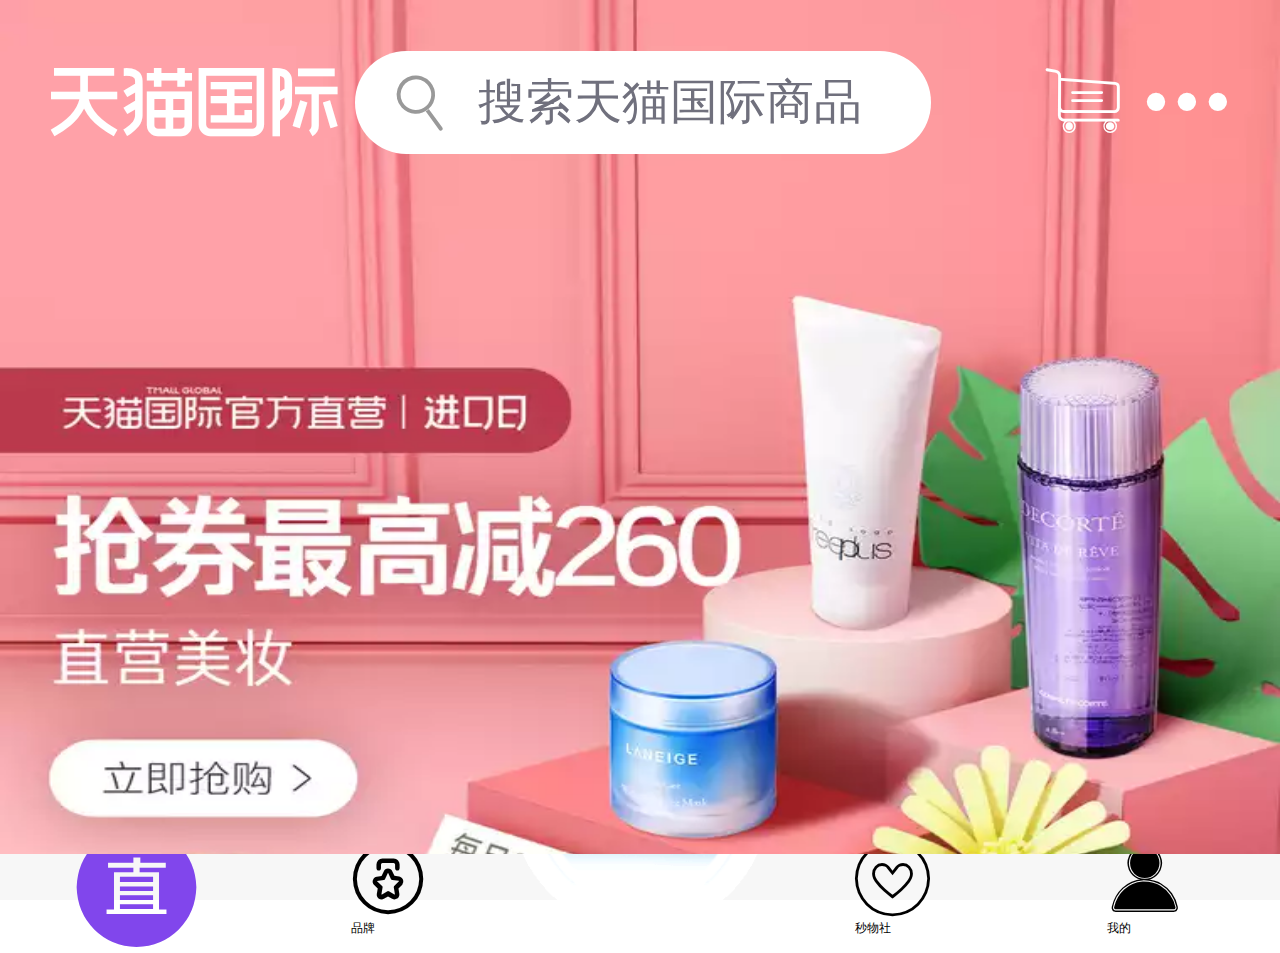
<file: index.html>
<!DOCTYPE html>
<html lang="en">
<head>
    <meta charset="UTF-8">
    <meta name="viewport" content="width=device-width, initial-scale=1.0">
    <meta http-equiv="X-UA-Compatible" content="ie=edge">
    <title>天猫国际</title>
    <link rel="stylesheet" href="css/index.css">
    <link rel="stylesheet" href="css/swiper.min.css">
    <link rel="stylesheet" href="css/iconfont.css">
    <link rel="shortcut icon" href="img/favicon-20190326112655761.ico"/>
</head>
<body>
    <!-- header -->
    <header class="tb-international-header" id="tb-international-header">
        <div class="tb-internation-header-msg">
            <a href="javascript:;" target="_blank" class="tmgjicon">
                <i class="iconfont icon-tianmaoguoji"></i>
            </a>
            <div class="tb-international-header-search">
                <i class="iconfont icon-fangdajing"></i>
                <a href="javascript:;" target="_blank">搜索天猫国际商品</a>
            </div>
            <div class="tb-internation-header-right">
                <a href="javascript:;" target="_blank"><i class="iconfont icon-qicheqianlian-"></i></a>
                <a href="javascript:;" target="_blank"><i class="iconfont icon-shenglvehao"></i></a>
            </div>
        </div>
    </header>
    <!-- nav -->
    <nav class="scroller">
        <section>
        <a href="javascript:;" target="_blank" class="item active">
            <span>精选</span>
        </a>
        <a href="javascript:;" target="_blank" class="item active">
            <span>母婴</span>
        </a>
        <a href="javascript:;" target="_blank" class="item active">
                <span>美妆</span>
        </a>   
        <a href="javascript:;" target="_blank" class="item active">
                <span>数码</span>
        </a> 
        <a href="javascript:;" target="_blank" class="item active">
                <span>时尚</span>
        </a>  
        <a href="javascript:;" target="_blank" class="item active">
                <span>保健</span>
        </a> 
        <a href="javascript:;" target="_blank" class="item active">
                <span>海外</span>
        </a> 
        <a href="javascript:;" target="_blank" class="item active">
                <span>国家</span>
        </a> 
        <a href="javascript:;" target="_blank" class="item active">
                <span>食品</span>
        </a> 
        <a href="javascript:;" target="_blank" class="item active">
                <span>个护</span>
        </a> 
        <a href="javascript:;" target="_blank" class="item active">
                <span>家具</span>
        </a> 
        <a href="javascript:;" target="_blank" class="item active">
                <span>酒水</span>
        </a> 
        <a href="javascript:;" target="_blank" class="item active">
                <span>宠物</span>
        </a> 
        <a href="javascript:;" target="_blank" class="item active">
                <span>超市</span>
        </a> 
        <a href="javascript:;" target="_blank" class="item active">
                <span>新人</span>
        </a> 
        </section>  
        <a href="" class="lastA">
            <img src="img/menu.svg" alt="">
        </a>
    </nav>
    <div class="grail">
    <!-- banner -->
    <div class="tb-international-banner">
        <div class="swiper-container">
            <div class="swiper-wrapper">
                <div class="swiper-slide">
                    <a href="" target="_blank"><img src="img/TB1m2ZrNhTpK1RjSZFKSuu2wXXa.jpg_760x760Q50s50.jpg_.webp" alt=""></a>
                </div>
                <div class="swiper-slide">
                    <a href="" target="_blank">
                        <img src="img/TB1sN3uNmzqK1RjSZFHSuv3CpXa.jpg_760x760Q50s50.jpg_.webp" alt="">
                    </a>
                </div>
                <div class="swiper-slide">
                    <a href="" target="_blank">
                        <img src="img/TB1cSsuNgHqK1RjSZFESuwGMXXa.jpg_760x760Q50s50.jpg_.webp" alt="">
                    </a>
                </div>
                <div class="swiper-slide">
                    <a href="" target="_blank">
                        <img src="img/TB1O_UrNkvoK1RjSZFDSutY3pXa.jpg_760x760Q50s50.jpg_.webp" alt="">
                    </a>
                </div>
                <div class="swiper-slide">
                    <a href="" target="_blank">
                        <img src="img/TB1Z_svNXzqK1RjSZFCSuvbxVXa.jpg_760x760Q50s50.jpg_.webp" alt="">
                    </a>
                </div>
                <div class="swiper-slide">
                    <a href="" target="_blank">
                        <img src="img/TB1hekuNkvoK1RjSZFNSuwxMVXa.jpg_760x760Q50s50.jpg_.webp" alt="">
                    </a>
                </div>
            </div>
            <div class="swiper-pagination"></div>
        </div>
    </div>
    <!-- entrance -->
    <div class="tb-international-entrance">
        <div class="tb-interantional-entrance-module">
            <div class="tb-interantional-entrance-module-first">
                <div class="inter-swiper">
                    <div class="inter-swiper-first">
                        <a href="javascript:;">
                            <div class="img-wrapper">
                                <div class="imgdiv">
                                    <img src="img/TB1xdlXNxnaK1RjSZFBXXcW7VXa-315-315.png_170x120Q90s50.jpg_.webp" alt="">
                                </div>
                                <p>母婴玩具</p>
                            </div>
                        </a>
                        <a href="javascript:;">
                            <div class="img-wrapper">
                                <div class="imgdiv">
                                    <img src="img/TB1xJhXNxnaK1RjSZFBXXcW7VXa-315-315.png_170x120Q90s50.jpg_.webp" alt="">
                                </div>
                                <p>美妆护肤</p>
                            </div>
                        </a>
                        <a href="javascript:;">
                            <div class="img-wrapper">
                                <div class="imgdiv">
                                    <img src="img/TB1RV.FNjDpK1RjSZFrXXa78VXa-315-315.png_170x120Q90s50.jpg_.webp" alt="">
                                </div>
                                <p>数码家电</p>
                            </div>
                        </a>
                        <a href="javascript:;">
                            <div class="img-wrapper">
                                <div class="imgdiv">
                                    <img src="img/TB1MWgGNSzqK1RjSZFjXXblCFXa-315-315.png_170x120Q90s50.jpg_.webp" alt="">
                                </div>
                                <p>时尚轻奢</p>
                            </div>
                        </a>
                        <a href="javascript:;">
                            <div class="img-wrapper">
                                <div class="imgdiv">
                                    <img src="img/TB1qfILNmzqK1RjSZFjXXblCFXa-315-315.png_170x120Q90s50.jpg_.webp" alt="">
                                </div>
                                <p>滋补保健</p>
                            </div>
                        </a>
                        <a href="javascript:;">
                            <div class="img-wrapper">
                                <div class="imgdiv">
                                    <img src="img/TB1MbZMNhTpK1RjSZFMXXbG_VXa-315-315.png_170x120Q90s50.jpg_.webp" alt="">
                                </div>
                                <p>海外仓</p>
                            </div>
                        </a>
                        <a href="javascript:;">
                            <div class="img-wrapper">
                                <div class="imgdiv">
                                    <img src="img/TB1w6IONjTpK1RjSZKPXXa3UpXa-315-315.png_170x120Q90s50.jpg_.webp" alt="">
                                </div>
                                <p>国家馆</p>
                            </div>
                        </a>
                    </div>
                    <div class="inter-swiper-first">
                        <a href="javascript:;" target="_blank">
                            <div class="img-wrapper">
                                <div class="imgdiv">
                                    <img src="img/TB1tqcFNjDpK1RjSZFrXXa78VXa-315-315.png_170x120Q90s50.jpg_.webp" alt="">
                                </div>
                                <p>食品饮料</p>
                            </div>
                        </a>
                        <a href="javascript:;" target="_blank">
                            <div class="img-wrapper">
                                <div class="imgdiv">
                                    <img src="img/TB1SaUFNgDqK1RjSZSyXXaxEVXa-315-315.png_170x120Q90s50.jpg_.webp" alt="">
                                </div>
                                <p>家居家纺</p>
                            </div>
                        </a>
                        <a href="javascript:;" target="_blank">
                            <div class="img-wrapper">
                                <div class="imgdiv">
                                    <img src="img/TB1axZLNirpK1RjSZFhXXXSdXXa-315-315.png_170x120Q90s50.jpg_.webp" alt="">
                                </div>
                                <p>母婴玩具</p>
                            </div>
                        </a>
                        <a href="javascript:;" target="_blank">
                            <div class="img-wrapper">
                                <div class="imgdiv">
                                    <img src="img/jiushui.webp" alt="">
                                </div>
                                <p>精品酒水</p>
                            </div>
                        </a>
                        <a href="javascript:;" target="_blank">
                            <div class="img-wrapper">
                                <div class="imgdiv">
                                    <img src="img/chongwu.webp" alt="">
                                </div>
                                <p>宠物用品</p>
                            </div>
                        </a>
                        <a href="javascript:;" target="_blank">
                            <div class="img-wrapper">
                                <div class="imgdiv">
                                    <img src="img/jinkou.webp" alt="">
                                </div>
                                <p>进口超市</p>
                            </div>
                        </a>
                        <a href="javascript:;" target="_blank">
                            <div class="img-wrapper">
                                <div class="imgdiv">
                                    <img src="img/news.webp" alt="">
                                </div>
                                <p>新人专享</p>
                            </div>
                        </a>
                    </div>
                </div>
            </div>      
        </div>
        <div class="pagination">
            <span class="pagination-item"></span>
            <span class="pagination-item" ></span>
        </div>
    </div>
    <!-- clipareas -->
    <div class="tb-international-clip-areas">
        <a href="javascript:;" target="_blank">
            <img src="img/img1553258872643-996.gif" alt="">
        </a>
    </div>
    <!-- clipImgsList -->
    <div class="tb-international-clip-imgs-list">
        <a href="" class="mt" target="_blank"></a>
        <a href="" class="mt" target="_blank"></a>
        <a href="" class="ms" target="_blank"></a>
        <a href="" class="ms" target="_blank"></a>
        <a href="" class="ms" target="_blank"></a>
        <a href="" class="mc" target="_blank"></a>
        <a href="" class="mc" target="_blank"></a>
        <a href="" class="mc" target="_blank"></a>
        <a href="" class="mk" target="_blank"></a>
        <a href="" class="mk" target="_blank"></a>
        <a href="" class="mk" target="_blank"></a>
    </div>
    <!-- firstmodule -->
    <div class="tb-international-firstmodule">
        <a href="javascript:;" class="follow-link">
            <div class="title">
                <img src="img/tbinternational.png" alt="">
            </div>
            <div class="icon-wrapper">
                <div class="icon">
                    <i class="iconfont icon-zanshi"></i>
                </div>
                <p class="txt">官方直采</p>
                <div class="icon">
                    <i class="iconfont icon-shandian"></i>
                </div>
                <p class="txt">假一赔十</p>
                <div class="icon">
                    <i class="iconfont icon-dunpai"></i>
                </div>
                <p class="txt">30天售后无忧</p>
            </div>
        </a>
        <div class="fans-num">935万粉丝</div>
        <div class="add-follow">
            <div class="follow-btn">+关注</div>
        </div>
    </div>
    <!-- timewall  -->
    <div class="pmod-zebra-jinkou-timewall">
        <div class="ftitle-wrapper">
            <span class="title-b">精彩活动</span>
            <span class="title-s">| 探索全球好生活</span>
        </div>
        <div class="templates-banner">
            <img src="img/timewall_.webp" alt="" class="bg-img">
        </div>
        <a href="" target="_blank" class="banner-link"></a>
        <div class="templates-item-wrapper">
            <div class="item-row">
                <a href="javascript:;" class="item">
                    <div class="img-wrapper">
                        <img src="img/qingjieji_.webp" alt="" class="item-img">
                    </div>
                    <div class="down-price">
                        <p>直降</p>
                        <p class="yen">¥30</p>
                        <div class="triangle"></div>
                    </div>
                    <div class="desc-wrapper">
                        <div class="brand-wrapper">
                            <img class="country-icon" src="img/US.png" alt="">
                            <span class="brand-name">美国 Grandma's Secret</span>
                        </div>
                        <div class="title-wrapper">
                            <span class="titleone">老奶奶清洁剂*3</span>
                        </div>
                        <div class="sale-wrapper">月销76件</div>
                        <div class="price-wrapper">
                            <span class="act-price yen"> 
                                <span class="icon">¥</span>79
                            </span>
                            <span class="price">
                                <span class="icon"></span>
                                <span class="price-num">109   
                                </span>
                            </span>
                        </div>
                    </div>
                </a>
                <a href="javascript:;" class="item">
                    <div class="img-wrapper">
                        <img src="img/beizi_.webp" alt="" class="item-img">
                    </div>
                    <div class="down-price">
                        <p>直降</p>
                        <p class="yen">¥111</p>
                        <div class="triangle"></div>
                    </div>
                    <div class="desc-wrapper">
                        <div class="brand-wrapper">
                            <img class="country-icon" src="img/DE.png" alt="">
                            <span class="brand-name">德国 膳魔师</span>
                        </div>
                        <div class="title-wrapper">
                            <span class="titleone">膳魔师保温杯500</span>
                        </div>
                        <div class="sale-wrapper">月销12849件</div>
                        <div class="price-wrapper">
                            <span class="act-price yen"> 
                                <span class="icon">¥</span>158
                            </span>
                            <span class="price">
                                <span class="icon"></span>
                                <span class="price-num"></span>269 
                                </span>
                            </span>
                        </div>
                    </div>
                </a>
                <a href="javascript:;" class="item">
                    <div class="img-wrapper">
                        <img src="img/lingshi_.webp" alt="" class="item-img">
                    </div>
                    <div class="down-price">
                        <p>直降</p>
                        <p class="yen">¥15</p>
                        <div class="triangle"></div>
                    </div>
                    <div class="desc-wrapper">
                        <div class="brand-wrapper">
                            <img class="country-icon" src="img/DE.png" alt="">
                            <span class="brand-name">德国 Bruggen</span>
                        </div>
                        <div class="title-wrapper">
                            <span class="titleone">综合水果果仁麦片</span>
                        </div>
                        <div class="sale-wrapper">月销0件</div>
                        <div class="price-wrapper">
                            <span class="act-price yen"> 
                                <span class="icon">¥</span>49.8
                            </span>
                            <span class="price">
                                <span class="icon"></span>
                                <span class="price-num">65   
                                </span>
                            </span>
                        </div>
                    </div>
                </a>
            </div>
        </div>
    </div>
    <!-- Big recommended -->
    <div class="Bigrecommended">
        <div class="clip-content">
            <div class="clip-contentone"></div>
            <div class="clip-contenttwo"></div>
            <a href="javascript" class="clip-area link" target="_blank"></a>
            <a href="javascript" class="mts" target="_blank"></a>
            <a href="javascript" class="mts" target="_blank"></a>
            <a href="javascript" class="mts" target="_blank"></a>
            <a href="javascript" class="mts" target="_blank"></a>
        </div>
    </div>
    <!-- discount -->
    <div class="tb-international-discount">
        <div class="templates-banner">
            <img src="img/banjia.webp" alt="" class="bg-img">
            <a href="javascript:;" class="banner-link" target="_blank"></a>
        </div>
        <div class="templates-item-wrapper">
            <div class="item-row">
                <a href="javascript:;" class="item">
                    <div class="img-wrapper">
                        <img src="img/qingjieji_.webp" alt="" class="item-img">
                    </div>
                    <div class="down-price" style="display:none;">
                        <p></p>
                        <p class="yen"></p>
                        <div class="triangle"></div>
                    </div>
                    <div class="desc-wrapper">
                        <div class="brand-wrapper">
                            <img class="country-icon" src="img/US.png" alt="">
                            <span class="brand-name">美国 Grandma's Secret</span>
                        </div>
                        <div class="title-wrapper">
                            <span class="titleone">老奶奶清洁剂*3</span>
                        </div>
                        <div class="sale-wrapper">月销76件</div>
                        <div class="price-wrapper">
                            <span class="act-price yen"> 
                                <span class="icon">¥</span>79
                            </span>
                            <span class="price">
                                <span class="icon"></span>
                                <span class="price-num"> 
                                </span>
                            </span>
                        </div>
                    </div>
                </a>
                <a href="javascript:;" class="item">
                    <div class="img-wrapper">
                        <img src="img/qingjieji_.webp" alt="" class="item-img">
                    </div>
                    <div class="down-price" style="display:none">
                        <p>直降</p>
                        <p class="yen">¥30</p>
                        <div class="triangle"></div>
                    </div>
                    <div class="desc-wrapper">
                        <div class="brand-wrapper">
                            <img class="country-icon" src="img/US.png" alt="">
                            <span class="brand-name">美国 Grandma's Secret</span>
                        </div>
                        <div class="title-wrapper">
                            <span class="titleone">老奶奶清洁剂*3</span>
                        </div>
                        <div class="sale-wrapper">月销76件</div>
                        <div class="price-wrapper">
                            <span class="act-price yen"> 
                                <span class="icon">¥</span>79
                            </span>
                            <span class="price">
                                <span class="icon"></span>
                                <span class="price-num">   
                                </span>
                            </span>
                        </div>
                    </div>
                </a>   
                <a href="javascript:;" class="item">
                    <div class="img-wrapper">
                        <img src="img/qingjieji_.webp" alt="" class="item-img">
                    </div>
                    <div class="down-price" style="display:none">
                        <p>直降</p>
                        <p class="yen">¥30</p>
                        <div class="triangle"></div>
                    </div>
                    <div class="desc-wrapper">
                        <div class="brand-wrapper">
                            <img class="country-icon" src="img/US.png" alt="">
                            <span class="brand-name">美国 Grandma's Secret</span>
                        </div>
                        <div class="title-wrapper">
                            <span class="titleone">老奶奶清洁剂*3</span>
                        </div>
                        <div class="sale-wrapper">月销76件</div>
                        <div class="price-wrapper">
                            <span class="act-price yen"> 
                                <span class="icon">¥</span>79
                            </span>
                            <span class="price">
                                <span class="icon"></span>
                                <span class="price-num">   
                                </span>
                            </span>
                        </div>
                    </div>
                </a> 
            </div>
        </div>
    </div>
    <div class="tb-international-discount">
        <div class="templates-banner">
            <img src="img/banjia.webp" alt="" class="bg-img">
            <a href="javascript:;" class="banner-link" target="_blank"></a>
        </div>
        <div class="templates-item-wrapper">
            <div class="item-row">
                <a href="javascript:;" class="item">
                    <div class="img-wrapper">
                        <img src="img/qingjieji_.webp" alt="" class="item-img">
                    </div>
                    <div class="down-price" style="display:none">
                        <p>直降</p>
                        <p class="yen">¥30</p>
                        <div class="triangle"></div>
                    </div>
                    <div class="desc-wrapper">
                        <div class="brand-wrapper">
                            <img class="country-icon" src="img/US.png" alt="">
                            <span class="brand-name">美国 Grandma's Secret</span>
                        </div>
                        <div class="title-wrapper">
                            <span class="titleone">老奶奶清洁剂*3</span>
                        </div>
                        <div class="sale-wrapper">月销76件</div>
                        <div class="price-wrapper">
                            <span class="act-price yen"> 
                                <span class="icon">¥</span>79
                            </span>
                            <span class="price">
                                <span class="icon"></span>
                                <span class="price-num">  
                                </span>
                            </span>
                        </div>
                    </div>
                </a>
                <a href="javascript:;" class="item">
                    <div class="img-wrapper">
                        <img src="img/qingjieji_.webp" alt="" class="item-img">
                    </div>
                    <div class="down-price" style="display:none">
                        <p>直降</p>
                        <p class="yen">¥30</p>
                        <div class="triangle"></div>
                    </div>
                    <div class="desc-wrapper">
                        <div class="brand-wrapper">
                            <img class="country-icon" src="img/US.png" alt="">
                            <span class="brand-name">美国 Grandma's Secret</span>
                        </div>
                        <div class="title-wrapper">
                            <span class="titleone">老奶奶清洁剂*3</span>
                        </div>
                        <div class="sale-wrapper">月销76件</div>
                        <div class="price-wrapper">
                            <span class="act-price yen"> 
                                <span class="icon">¥</span>79
                            </span>
                            <span class="price">
                                <span class="icon"></span>
                                <span class="price-num">   
                                </span>
                            </span>
                        </div>
                    </div>
                </a>   
                <a href="javascript:;" class="item">
                    <div class="img-wrapper">
                        <img src="img/qingjieji_.webp" alt="" class="item-img">
                    </div>
                    <div class="down-price" style="display:none">
                        <p>直降</p>
                        <p class="yen">¥30</p>
                        <div class="triangle"></div>
                    </div>
                    <div class="desc-wrapper">
                        <div class="brand-wrapper">
                            <img class="country-icon" src="img/US.png" alt="">
                            <span class="brand-name">美国 Grandma's Secret</span>
                        </div>
                        <div class="title-wrapper">
                            <span class="titleone">老奶奶清洁剂*3</span>
                        </div>
                        <div class="sale-wrapper">月销76件</div>
                        <div class="price-wrapper">
                            <span class="act-price yen"> 
                                <span class="icon">¥</span>79
                            </span>
                            <span class="price">
                                <span class="icon"></span>
                                <span class="price-num">   
                                </span>
                            </span>
                        </div>
                    </div>
                </a> 
            </div>
        </div>
    </div>
    <div class="tb-international-discount">
        <div class="templates-banner">
            <img src="img/banjia.webp" alt="" class="bg-img">
            <a href="javascript:;" class="banner-link" target="_blank"></a>
        </div>
        <div class="templates-item-wrapper">
            <div class="item-row">
                <a href="javascript:;" class="item">
                    <div class="img-wrapper">
                        <img src="img/qingjieji_.webp" alt="" class="item-img">
                    </div>
                    <div class="down-price" style="display:none">
                        <p>直降</p>
                        <p class="yen">¥30</p>
                        <div class="triangle"></div>
                    </div>
                    <div class="desc-wrapper">
                        <div class="brand-wrapper">
                            <img class="country-icon" src="img/US.png" alt="">
                            <span class="brand-name">美国 Grandma's Secret</span>
                        </div>
                        <div class="title-wrapper">
                            <span class="titleone">老奶奶清洁剂*3</span>
                        </div>
                        <div class="sale-wrapper">月销76件</div>
                        <div class="price-wrapper">
                            <span class="act-price yen"> 
                                <span class="icon">¥</span>79
                            </span>
                            <span class="price">
                                <span class="icon"></span>
                                <span class="price-num">  
                                </span>
                            </span>
                        </div>
                    </div>
                </a>
                <a href="javascript:;" class="item">
                    <div class="img-wrapper">
                        <img src="img/qingjieji_.webp" alt="" class="item-img">
                    </div>
                    <div class="down-price" style="display:none">
                        <p>直降</p>
                        <p class="yen">¥30</p>
                        <div class="triangle"></div>
                    </div>
                    <div class="desc-wrapper">
                        <div class="brand-wrapper">
                            <img class="country-icon" src="img/US.png" alt="">
                            <span class="brand-name">美国 Grandma's Secret</span>
                        </div>
                        <div class="title-wrapper">
                            <span class="titleone">老奶奶清洁剂*3</span>
                        </div>
                        <div class="sale-wrapper">月销76件</div>
                        <div class="price-wrapper">
                            <span class="act-price yen"> 
                                <span class="icon">¥</span>79
                            </span>
                            <span class="price">
                                <span class="icon"></span>
                                <span class="price-num">   
                                </span>
                            </span>
                        </div>
                    </div>
                </a>   
                <a href="javascript:;" class="item">
                    <div class="img-wrapper">
                        <img src="img/qingjieji_.webp" alt="" class="item-img">
                    </div>
                    <div class="down-price" style="display:none">
                        <p>直降</p>
                        <p class="yen">¥30</p>
                        <div class="triangle"></div>
                    </div>
                    <div class="desc-wrapper">
                        <div class="brand-wrapper">
                            <img class="country-icon" src="img/US.png" alt="">
                            <span class="brand-name">美国 Grandma's Secret</span>
                        </div>
                        <div class="title-wrapper">
                            <span class="titleone">老奶奶清洁剂*3</span>
                        </div>
                        <div class="sale-wrapper">月销76件</div>
                        <div class="price-wrapper">
                            <span class="act-price yen"> 
                                <span class="icon">¥</span>79
                            </span>
                            <span class="price">
                                <span class="icon"></span>
                                <span class="price-num">  
                                </span>
                            </span>
                        </div>
                    </div>
                </a> 
            </div>
        </div>
    </div>
    <!-- discover -->
    <div class="tb-international-discover">
        <div class="title-wrappers">
            <span class="title-b">妙物发现</span>
            <span class="title-s">| 解锁国际新世界</span>
        </div>
        <div class="content-wrapper">
            <a href="javascript:;" target="_blank" class="content-card-wrapper">
                <img src="img/hufu.webp" alt="">
            </a>
            <div class="wlty-wt">
                <a href="javascript:;" target="_blank" class="wlty-wrapper wltywt-wrapper">
                    <p class="title1">万里挑一</p>
                    <p class="title2">智慧哥伦布</p>
                    <p class="title3">No.25</p>
                    <img src="img/wenmen.webp" alt="">
                </a>
                <a href="javascript:;" target="_blank" class="wlty-wrapper wltywt-wrapper">
                    <p class="title1">万里挑一</p>
                    <p class="title2">智慧哥伦布</p>
                    <p class="title3">No.25</p>
                    <img src="img/wenmen.webp" alt="">
                </a>
            </div>
        </div>
    </div>
    <!-- goodslist -->
    <div class="tb-international-goodslist">
        <nav class="h2-tabs">
            <div class="h1-tabs">
                <a href="javascript:;" target="_blank" class="tabItem">
                    <img src="img/pic1.png" alt="" class=" tab-icon unselected">
                    <img src="img/pic2.png" alt="" class=" tab-icon selected">
                    <div class="choiceness">
                        <div class="titles">精选</div>
                        <div class="sub-title">直营买手推荐</div>
                    </div>
                </a>
                <a href="javascript:;" target="_blank" class="tabItem">
                    <img src="img/pic3.png" alt="" class=" tab-icon unselected">
                    <img src="img/pic4.png" alt="" class=" tab-icon selected">
                    <div class="choiceness">
                        <div class="titles">精选</div>
                        <div class="sub-title">直营买手推荐</div>
                    </div>
                </a>
                <a href="javascript:;" target="_blank" class="tabItem">
                    <img src="img/pic5.png" alt="" class=" tab-icon unselected">
                    <img src="img/pic6.png" alt="" class=" tab-icon selected">
                    <div class="choiceness">
                        <div class="titles">精选</div>
                        <div class="sub-title">直营买手推荐</div>
                    </div>
                </a>
            </div>
            <div class="temp"></div>
        </nav>
        <div class="tb-international-content">
            <div class="tab-left-container left">
                <div class="zebra-jinkou-base-item">
                    <a href="javascript" target="_blank">
                        <div class="feed-item-wrapper ">
                            <div class="pic-img">
                                <img src="img/yashua.webp" alt="" class="main_pic">
                            </div>
                            <div class="info">
                                <p class="title1 mt5">
                                    <img class="country-icon" src="img/US.png">
                                    点阵激光美容仪
                                </p>
                                <p class="monthSales mt5">
                                    <span class="fs10">
                                        月销110件
                                    </span>
                                </p>
                                <div class="pricebar mt15">
                                    <span class="actPrice">
                                        <span class="big  fs10">
                                            ¥&nbsp;2380
                                        </span>
                                    </span>
                                    <span class="tagPrice yen">
                                        3480
                                    </span>
                                    <span class="car"></span>
                                </div>
                                
                            </div>
                        </div>
                    </a>
                </div>   
                <div class="zebra-jinkou-base-item">
                    <a href="javascript" target="_blank">
                        <div class="feed-item-wrapper ">
                            <div class="pic-img">
                                <img src="img/yashua.webp" alt="" class="main_pic">
                            </div>
                            <div class="info">
                                <p class="title1 mt5">
                                    <img class="country-icon" src="img/US.png">
                                    点阵激光美容仪
                                </p>
                                <p class="monthSales mt5">
                                    <span class="fs10">
                                        月销110件
                                    </span>
                                </p>
                                <div class="pricebar mt15">
                                    <span class="actPrice">
                                        <span class="big  fs10">
                                            ¥&nbsp;2380
                                        </span>
                                    </span>
                                    <span class="tagPrice yen">
                                        3480
                                    </span>
                                    <span class="car"></span>
                                </div>
                                
                            </div>
                        </div>
                    </a>
                </div>
                <div class="zebra-jinkou-base-item">
                    <a href="javascript" target="_blank">
                        <div class="feed-item-wrapper ">
                            <div class="pic-img">
                                <img src="img/yashua.webp" alt="" class="main_pic">
                            </div>
                            <div class="info">
                                <p class="title1 mt5">
                                    <img class="country-icon" src="img/US.png">
                                    点阵激光美容仪
                                </p>
                                <p class="monthSales mt5">
                                    <span class="fs10">
                                        月销110件
                                    </span>
                                </p>
                                <div class="pricebar mt15">
                                    <span class="actPrice">
                                        <span class="big  fs10">
                                            ¥&nbsp;2380
                                        </span>
                                    </span>
                                    <span class="tagPrice yen">
                                        3480
                                    </span>
                                    <span class="car"></span>
                                </div>
                                
                            </div>
                        </div>
                    </a>
                </div>
            </div>
            
            <div class="tab-right-container left">
                <div class="zebra-jinkou-base-item">
                    <a href="javascript" target="_blank">
                        <div class="feed-item-wrapper ">
                            <div class="pic-img">
                                <img src="img/yashua.webp" alt="" class="main_pic">
                            </div>
                            <div class="info">
                                <p class="title1 mt5">
                                    <img class="country-icon" src="img/US.png">
                                    点阵激光美容仪
                                </p>
                                <p class="monthSales mt5">
                                    <span class="fs10">
                                        月销110件
                                    </span>
                                </p>
                                <div class="pricebar mt15">
                                    <span class="actPrice">
                                        <span class="big  fs10">
                                            ¥&nbsp;2380
                                        </span>
                                    </span>
                                    <span class="tagPrice yen">
                                        3480
                                    </span>
                                    <span class="car"></span>
                                </div>
                                
                            </div>
                        </div>
                    </a>
                </div>
                <div class="zebra-jinkou-base-item">
                    <a href="javascript" target="_blank">
                        <div class="feed-item-wrapper ">
                            <div class="pic-img">
                                <img src="img/yashua.webp" alt="" class="main_pic">
                            </div>
                            <div class="info">
                                <p class="title1 mt5">
                                    <img class="country-icon" src="img/US.png">
                                    点阵激光美容仪
                                </p>
                                <p class="monthSales mt5">
                                    <span class="fs10">
                                        月销110件
                                    </span>
                                </p>
                                <div class="pricebar mt15">
                                    <span class="actPrice">
                                        <span class="big  fs10">
                                            ¥&nbsp;2380
                                        </span>
                                    </span>
                                    <span class="tagPrice yen">
                                        3480
                                    </span>
                                    <span class="car"></span>
                                </div>
                                
                            </div>
                        </div>
                    </a>
                </div>
                <div class="zebra-jinkou-base-item">
                    <a href="javascript" target="_blank">
                        <div class="feed-item-wrapper ">
                            <div class="pic-img">
                                <img src="img/yashua.webp" alt="" class="main_pic">
                            </div>
                            <div class="info">
                                <p class="title1 mt5">
                                    <img class="country-icon" src="img/US.png">
                                    点阵激光美容仪
                                </p>
                                <p class="monthSales mt5">
                                    <span class="fs10">
                                        月销110件
                                    </span>
                                </p>
                                <div class="pricebar mt15">
                                    <span class="actPrice">
                                        <span class="big  fs10">
                                            ¥&nbsp;2380
                                        </span>
                                    </span>
                                    <span class="tagPrice yen">
                                        3480
                                    </span>
                                    <span class="car"></span>
                                </div>
                                
                            </div>
                        </div>
                    </a>
                </div>
            </div>
        </div>
    </div>
    </div>
    <!-- footer -->
    <footer class="tb-international-footer">
        <a href="javascript:;" target="_blank">
            <div class="iconp">
                <i class="iconfont icon-zhiying zt"></i>
            </div>
        </a>
        <a href="javascript:;" target="_blank">
            <div class="iconp">
                <i class="iconfont icon-pinpai"></i>
                品牌
            </div>
        </a>
        <a href="javascript:;" target="_blank">
            <img class="imgicon" src="img/quanqiu.gif" alt="">
        </a>
        <a href="javascript:;" target="_blank">
            <div class="iconp">
                <i class="iconfont icon-xin"></i>
                秒物社
            </div>
        </a>
        <a href="javascript:;" target="_blank">
            <div class="iconp">
                <i class="iconfont icon-wode"></i>
                我的
            </div>
        </a>
    </footer>
</body>
</html>
<script src="js/jquery-1.8.3.min.js"></script>
<script src="js/swiper.min.js"></script>
<script src="js/index.js"></script>
</file>
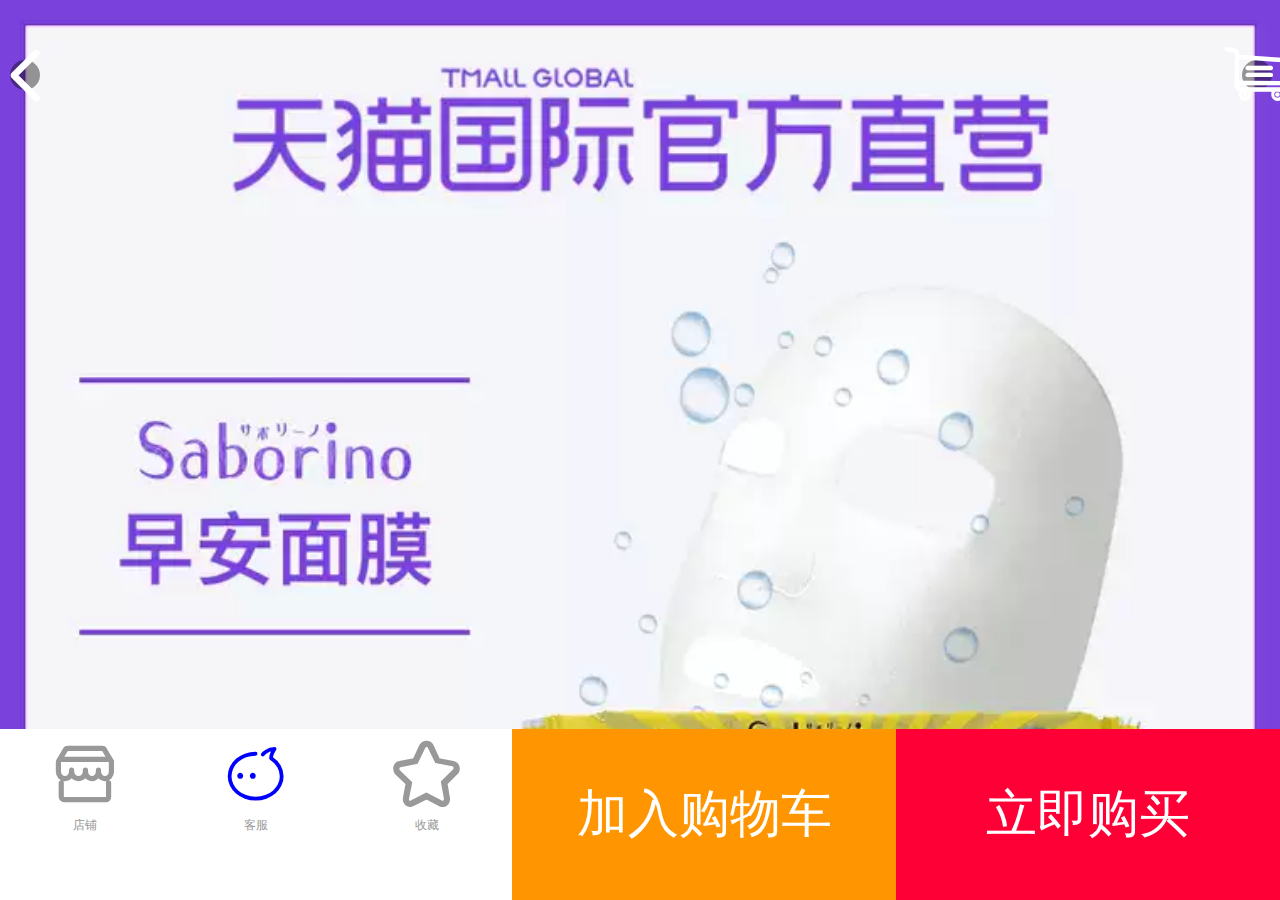
<file: goodsDetil.html>
<!DOCTYPE html>
<html lang="en">
<head>
    <meta charset="UTF-8">
    <meta name="viewport" content="width=device-width, initial-scale=1.0">
    <meta http-equiv="X-UA-Compatible" content="ie=edge">
    <title>goodsDetil</title>
    <link rel="stylesheet" href="css/goodsDetil.css">
    <link rel="stylesheet" href="css/swiper.min.css">
    <link rel="stylesheet" href="css/iconfont.css">
    <link rel="shortcut icon" href="img/favicon-20190326112655761.ico"/>
</head>
<body>
    <!-- nav -->
    <nav class="mui-flex">
        <div class="left-btns">
            <a href="javascript:;" target="_blank" class="icon-link back-link">
                <i class="iconfont icon-xiaoyuhao-copy"></i>
            </a>
        </div>
        <ul class="cell header-nav">
            <li class="active">商品</li>
            <li>评价</li>
            <li>详情</li>
        </ul>
        <div class="right-btns">
            <a href="javascript:;" target="_blank" class="icon-link back-link">
                <i class="iconfont icon-qicheqianlian-"></i>
            </a>
        </div>
    </nav>
    <div class="grail">
    <!-- header -->
    <header class="mui-slider">
        <div class="swiper-container">
            <div class="swiper-wrapper">
                <div class="swiper-slide">
                    <a href="javascritp:;" target="_blank">
                        <img src="img/pic1.webp" alt="" class="pic">
                    </a>
                </div>
                <div class="swiper-slide">
                    <a href="javascritp:;" target="_blank">
                        <img src="img/pic2.webp" alt="" class="pic">
                    </a>
                </div>
                <div class="swiper-slide">
                    <a href="javascritp:;" target="_blank">
                        <img src="img/pic3.webp" alt="" class="pic">
                    </a>
                </div>
                <div class="swiper-slide">
                    <a href="javascritp:;" target="_blank">
                        <img src="img/pic4.webp" alt="" class="pic">
                    </a>
                </div>
                <div class="swiper-slide">
                    <a href="javascritp:;" target="_blank">
                        <img src="img/pic5.webp" alt="" class="pic">
                    </a>
                </div>
            </div>
            <div class="swiper-pagination"></div>
        </div>
    </header>
    <!-- price -->
    <div class="promotion-area">
        <img src="img/blue.webp" alt="" class="bg">
        <div class="inner">
            <div class="l">
                <div class="price-real">
                    <span class="label">狂欢价</span>
                    <i class="iconfont icon-renminbi symbol"></i>
                    <span class="num">188</span>
                    <img class="icon-img" src="img/earth.png">
                </div>
                <div class="price-item">
                    <label>价格 </label>
                    <del>
                        ¥318
                    </del>
                </div>
            </div>
            <a class="r" href="javascript:;" target="_blank">
                <img class="logo" src="img/earthone.png" title="logo">
                <p class="text J_text_memo">距结束剩1天7时</p>
            </a>
        </div>
    </div>
    <!-- module-wrap -->
    <div class="module-wrap">
        <img src="img/HW.png" alt="">
        <span>海外品牌 菜鸟郑州保税4号仓发货</span>
    </div>  
    <!-- share-warp -->
    <div class="share-warp">
        【直营】BCL saborino早安面膜 醒肤清洁滋养保湿 32片 X 2盒
    </div>
    <!-- module-adds -->
    <div class="module-adds">
        <span class="postage">满88元包邮</span>
        <span class="sales">月销量 30件</span>
    </div>
    <!-- atmosphere -->
    <div class="atmosphere">
        <img src="img/bg.webp" alt="" class="bg">
        <div class="atmosphere-content">
            <img src="img/new.webp" alt="">
            <span style="color:#f10035">此商品3月25日开卖，请尽快购买</span>
        </div>
    </div>
    <!-- logistic -->
    <div class="logistics">
        <div class="ls">物流</div>
        <div class="r">
            <div class="cainiao-wrap">
                <div class="cainiao-cell">
                    至东城区：24:00前付款，3月30日送达，晚到必赔
                </div>
                <div class="cainiao-icon">
                    <img src="img/cat.webp">天猫保障的配送服务
                </div>                    
            </div>
        </div>
        <div class="mutistage-delivery">
            <div class="cell">
                <img src="img/eather.webp">
                <span>日本进口</span>
               <div class="temps selected"></div>
            </div>
            <div class="cell">
                <img src="img/fangzi_.webp">
                <span>菜鸟郑州保税4号仓发货</span>
                <div class="temps"></div>
            </div>
            <div class="cell">
                <img src="img/dibiao.webp"/>
                <span>北京市</span>
            </div>
        </div>
        <div class="tariff clearfix J_tariff">
            <div class="bigbox">
                <div class="le">税费</div>
                <div class="rs">进口税&nbsp;商品售价最高全额包税</div>
            </div>          
            <div class="icon-one">
                <i class="iconfont icon-xiaoyuhao-copy"></i>
            </div>
        </div>
    </div>
    <!-- service -->
    <div class="group-warp">
        <h3 class="logo">
            <img src="img/fuwu.webp" alt="">
        </h3>
        <div class="module-scene-item">
            <div class="bigbox">
                <div class="lt">服务</div>
                <div class="rt">
                    <div class="service">  
                        <ul class="server-list service-item">  
                            <li>支持溯源</li>  
                            <li>过敏包退</li> 
                            <li>破损包退</li>  
                            <li>正品保障</li>  
                        </ul>  
                    </div>
                </div>
            </div>
            <div class="icon-one">
                    <i class="iconfont icon-xiaoyuhao-copy"></i>
            </div>
        </div>
    </div>
    <!-- select -->
    <div class="group-warp">
        <div class="select">
            <div class="bigbox">
                <div class="le">选择</div>
                <div class="rs">配送至:东城区,请选择化妆品净含量</div>
            </div>
            <div class="icon-one">
                <i class="iconfont icon-xiaoyuhao-copy"></i>
            </div>
        </div>
        <div class="props-content clearfix select">
            <div class="bigbox">
                <div class="le">参数</div>
                <div class="rs">限期使用日期范围 规格类型...</div>
            </div>
            <div class="icon-one">
                <i class="iconfont icon-xiaoyuhao-copy"></i>
            </div>
        </div>
    </div>
    <!-- comment -->
    <div class="group-warp">
        <div class="comment-one">
            <div class="comment-one-title">  
                 商品评价 (81)
                <div class="icon-one comment-one-title-more"> 
                查看全部
                    <i class="iconfont icon-xiaoyuhao-copy"></i>
                </div>
            </div>
            <ul class="mui-tagscloud-ul">
                <li>包装不错(3)</li>
                <li>物流快(3)</li>
            </ul>
            <div class="mui-tagscloud-comments">
                <div class="mui-tagscloud-user">
                    <img class="mui-tagscloud-img" src="img/orangemen.webp">
                    <img class="mui-tagscloud-head-extra" src="img/huangguan.webp">
                    <span class="mui-tagscloud-name">c**y</span>
                    <img class="mui-tagscloud-icon" src="img/super.webp">
                </div>
            </div>
            <div class="mui-tagscloud-content">
                好评 因为本仙女很懒，不想每一件商品都一样一样地去写好评，所以特意写了这样一个评论。但是这件商品无论是质量、材质还是款式，肯定都是本仙女所中意的，如果本仙女不喜欢的话，本仙女收到货肯定是会很生气的，很气很气的那种哦。不然这个评论肯定会变成那种喋喋不休，怨气横生，怨天怨地的那种。最后当然不可能忘了给这件商品一个好评，给各位爱淘宝的宝宝们一个购物参考，这个产品还是非常值得购买的！ 祝看到这条评论的各位小仙女们永远年轻漂亮美丽大方，永远都是16岁 刚开始用没体现出来 还不错，清清凉凉的 不知道，没找客服
            </div>
            <div class="mui-tagscloud-date">
                2019-03-15 组合套餐:(黄色款 保湿补水)*2
            </div>
        </div>
        <div class="comment-two">
            <a href="javascript:;" target="_blank" class="askall-wrap">
                <h3 class="askall-title">
                    问大家(2)
                    <div class="icon-one comment-one-title-more"> 
                        打开APP查看全部
                        <i class="iconfont icon-xiaoyuhao-copy"></i>
                    </div>
                    <ul class="askall-list">
                        <li>
                            <i class="iconfont icon-wen icon-ask"></i>
                            <span class="answer-text">麻烦问下，多久用一片?？</span>
                            <span class="answer-count">1个回答</span>
                        </li>
                        <li>
                            <i class="iconfont icon-wen icon-ask"></i>
                            <span class="answer-text">麻烦问下，多久用一片?？</span>
                            <span class="answer-count">1个回答</span>
                        </li>
                    </ul>
                </h3>
            </a>    
        </div>
    </div>
    <!-- authority -->
    <div class="group-warp">
        <div class="module-shop">
            <div class="module-shop-t">
                <div class="shop-logo">
                    <img src="img/tb-international.webp" alt="">
                </div>
                <div class="shop-info">
                    <div class="shop-name">
                        天猫国际官方直营
                    </div>
                    <div class="shop-title">
                        <img src="img/smalltb-international.webp" alt="">
                    </div>
                </div>
            </div>
            <ul class="score">
                <li>宝贝描述<b class="up">4.8 </b></li>
                <li>宝贝描述<b class="up">4.8 </b></li>
                <li>宝贝描述<b class="up">4.8 </b></li>
            </ul>
        </div>
    </div>
    <!-- bannerList -->
    <div class="group-warp">
        <span class="title">看了又看</span>
        <div class="scroller-wrap">
            <div class="swiper-containerone">
                <div class="swiper-wrapper">
                    <div class="swiper-slide">
                        <div class="item">
                            <a href="javascript:;" target="_blank">
                                <div class="img-wrap">
                                    <img src="img/eat.webp" alt="">
                                </div>
                                <div class="title">
                                    【直营】日本BCL saborino进口早安面膜 醒肤清洁滋养保湿 32片
                                </div>
                                <div class="numbers">
                                    <del>¥159</del>
                                    <span class="price">¥89</span>
                                </div>
                            </a>
                        </div>
                        <div class="item">
                            <a href="javascript:;" target="_blank">
                                <div class="img-wrap">
                                    <img src="img/eat.webp" alt="">
                                </div>
                                <div class="title">
                                    【直营】日本BCL saborino进口早安面膜 醒肤清洁滋养保湿 32片
                                </div>
                                <div class="numbers">
                                    <del>¥159</del>
                                    <span class="price">¥89</span>
                                </div>
                            </a>
                        </div>
                        <div class="item">
                            <a href="javascript:;" target="_blank">
                                <div class="img-wrap">
                                    <img src="img/eat.webp" alt="">
                                </div>
                                <div class="title">
                                    【直营】日本BCL saborino进口早安面膜 醒肤清洁滋养保湿 32片
                                </div>
                                <div class="numbers">
                                    <del>¥159</del>
                                    <span class="price">¥89</span>
                                </div>
                            </a>
                        </div>
                    </div>
                    <div class="swiper-slide">
                        <div class="item">
                            <a href="javascript:;" target="_blank">
                                <div class="img-wrap">
                                    <img src="img/eat.webp" alt="">
                                </div>
                                <div class="title">
                                    【直营】日本BCL saborino进口早安面膜 醒肤清洁滋养保湿 32片
                                </div>
                                <div class="numbers">
                                    <del>¥159</del>
                                    <span class="price">¥89</span>
                                </div>
                            </a>
                        </div>
                        <div class="item">
                            <a href="javascript:;" target="_blank">
                                <div class="img-wrap">
                                    <img src="img/eat.webp" alt="">
                                </div>
                                <div class="title">
                                    【直营】日本BCL saborino进口早安面膜 醒肤清洁滋养保湿 32片
                                </div>
                                <div class="numbers">
                                    <del>¥159</del>
                                    <span class="price">¥89</span>
                                </div>
                            </a>
                        </div>
                        <div class="item">
                            <a href="javascript:;" target="_blank">
                                <div class="img-wrap">
                                    <img src="img/eat.webp" alt="">
                                </div>
                                <div class="title">
                                    【直营】日本BCL saborino进口早安面膜 醒肤清洁滋养保湿 32片
                                </div>
                                <div class="numbers">
                                    <del>¥159</del>
                                    <span class="price">¥89</span>
                                </div>
                            </a>
                        </div>
                    </div>
                    <div class="swiper-slide">
                        <div class="item">
                            <a href="javascript:;" target="_blank">
                                <div class="img-wrap">
                                    <img src="img/eat.webp" alt="">
                                </div>
                                <div class="title">
                                    【直营】日本BCL saborino进口早安面膜 醒肤清洁滋养保湿 32片
                                </div>
                                <div class="numbers">
                                    <del>¥159</del>
                                    <span class="price">¥89</span>
                                </div>
                            </a>
                        </div>
                        <div class="item">
                            <a href="javascript:;" target="_blank">
                                <div class="img-wrap">
                                    <img src="img/eat.webp" alt="">
                                </div>
                                <div class="title">
                                    【直营】日本BCL saborino进口早安面膜 醒肤清洁滋养保湿 32片
                                </div>
                                <div class="numbers">
                                    <del>¥159</del>
                                    <span class="price">¥89</span>
                                </div>
                            </a>
                        </div>
                        <div class="item">
                            <a href="javascript:;" target="_blank">
                                <div class="img-wrap">
                                    <img src="img/eat.webp" alt="">
                                </div>
                                <div class="title">
                                    【直营】日本BCL saborino进口早安面膜 醒肤清洁滋养保湿 32片
                                </div>
                                <div class="numbers">
                                    <del>¥159</del>
                                    <span class="price">¥89</span>
                                </div>
                            </a>
                        </div>
                    </div>
                </div>
            </div>
        </div>
    </div>
     <!-- particulars -->
     <div class="particulars">
        <div class="cell"></div>
        <span class="txt fixed">详情</span>
        <div class="cell"></div>
    </div>
    <!-- container -->
    <div class="container">
        <img src="img/catblue.webp" alt="">
        <img src="img/catblue.webp" alt="">
        <img src="img/catblue.webp" alt="">
        <img src="img/catblue.webp" alt="">
        <img src="img/catblue.webp" alt="">
        <img src="img/catblue.webp" alt="">
        <img src="img/catblue.webp" alt="">
        <img src="img/catblue.webp" alt="">
    </div>
    </div>
    <!-- footer -->
    <footer class="footer">
        <a href="javascript" target="_blank" class="toshop cell">
            <i class="iconfont icon-dianpu"></i>
            <span>店铺</span>
        </a>
        <a href="javascript" target="_blank" class="toshop cell">
            <i class="iconfont icon-kefu1 bt-icon"></i>
            <span>客服</span>
        </a>
        <a href="javascript" target="_blank" class="toshop cell">
            <i class="iconfont icon-shoucang"></i>
            <span>收藏</span>
        </a>
        <div class="trade">
            <a href="javascript:;" target="_blank" class="cart">
                <p>加入购物车</p>
            </a>
            <a href="javascript:;" target="_blank" class="buy">
                <p>立即购买</p>
            </a>
        </div>
    </footer>
</body>
</html>
<script src="js/jquery-1.8.3.min.js"></script>
<script src="js/swiper.min.js"></script>
<script src="js/goodsDetil.js"></script>
</file>
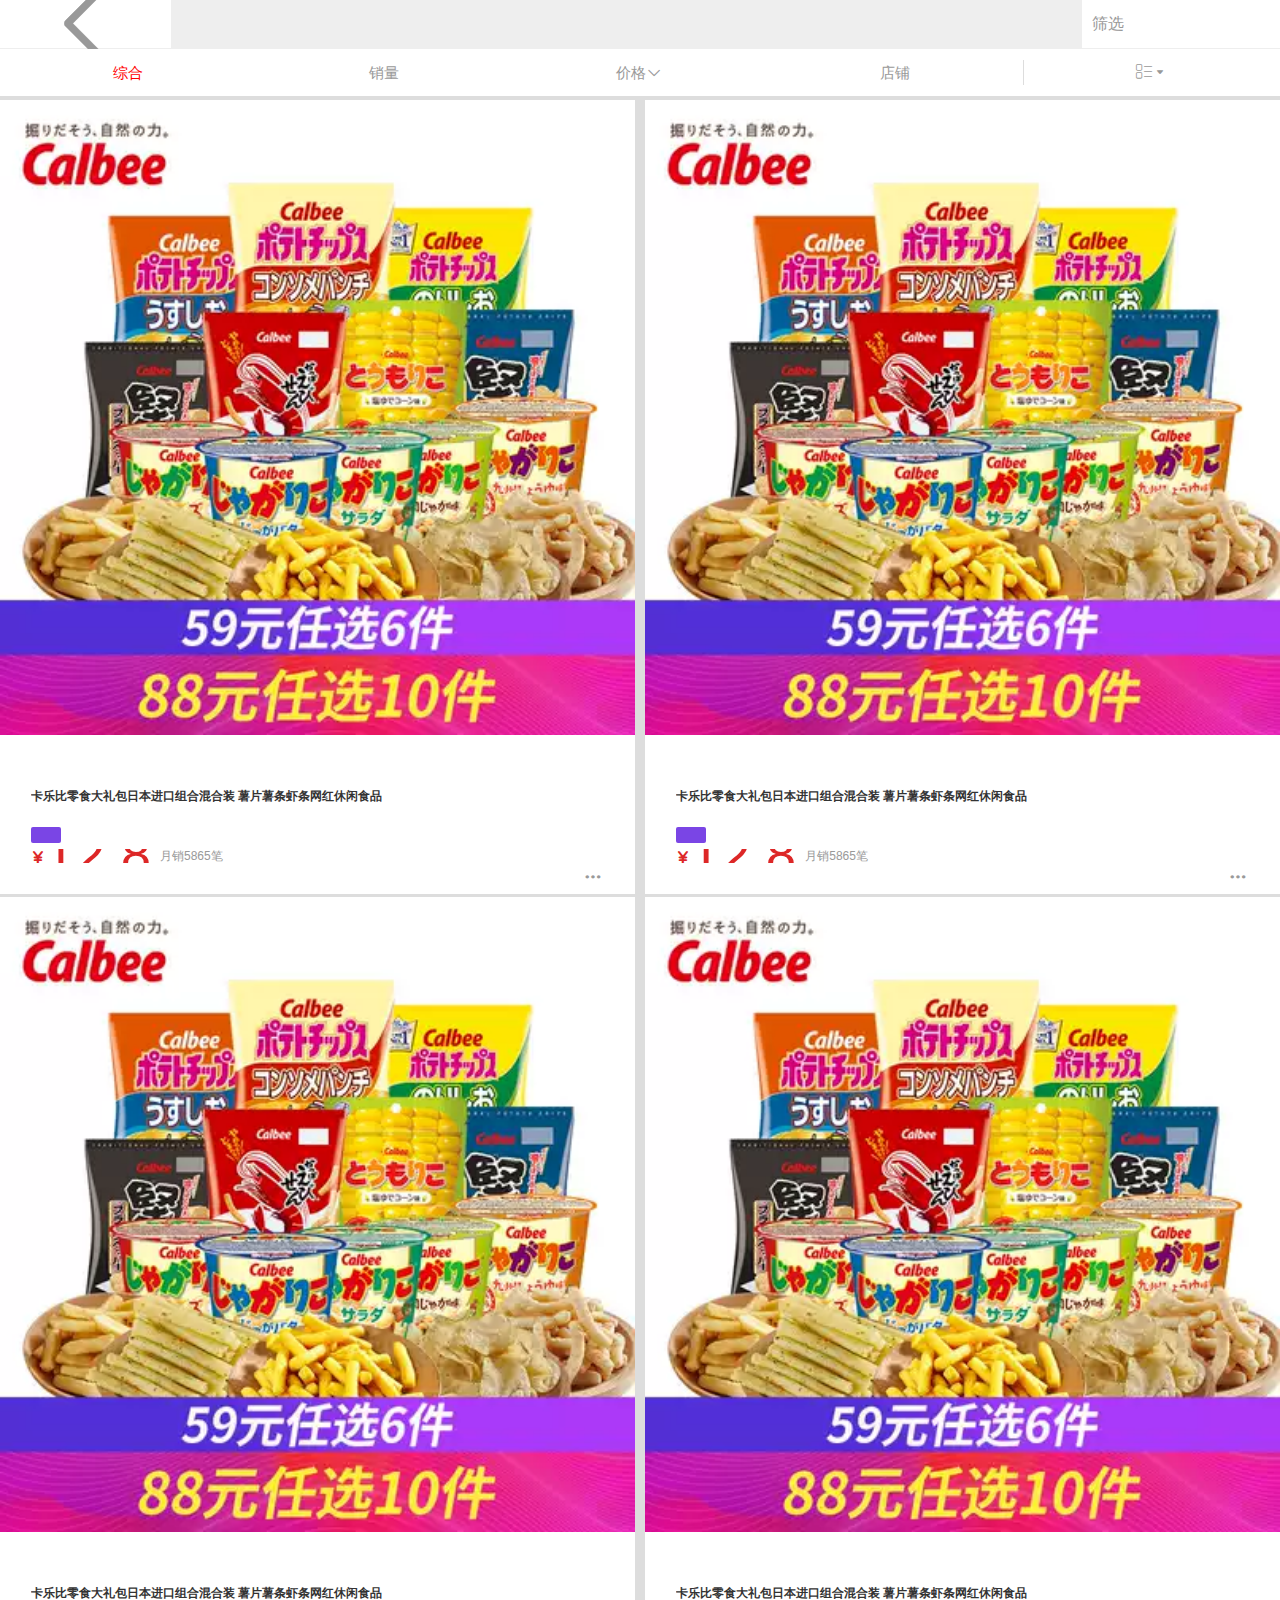
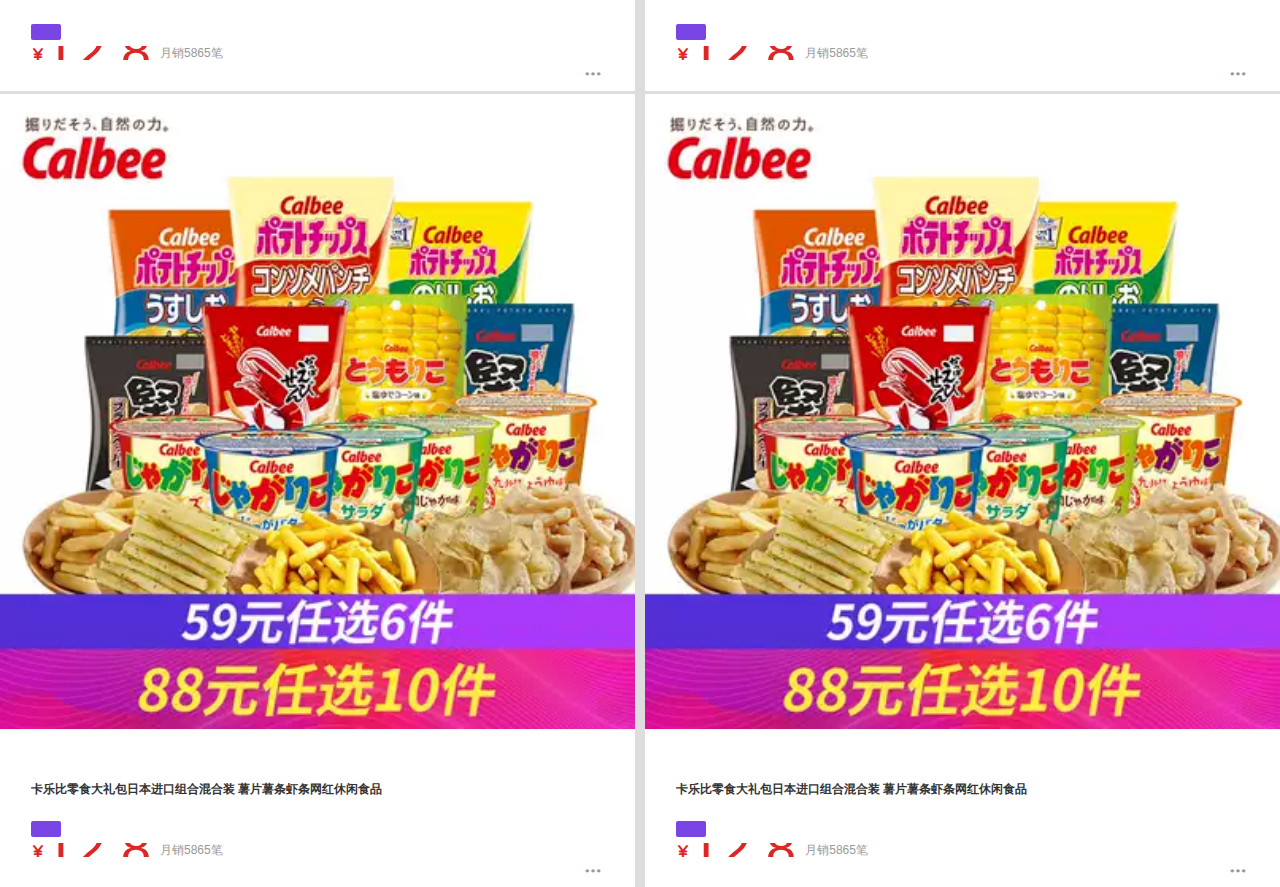
<file: tb-international-goodslist.html>
<!DOCTYPE html>
<html lang="en">
<head>
    <meta charset="UTF-8">
    <meta name="viewport" content="width=device-width, initial-scale=1.0">
    <meta http-equiv="X-UA-Compatible" content="ie=edge">
    <title>Document</title>
    <link rel="stylesheet" href="css/tb-international-goodslist.css">
    <link rel="stylesheet" href="css/swiper.min.css">
    <link rel="stylesheet" href="css/iconfont.css">
    <link rel="shortcut icon" href="img/favicon-20190326112655761.ico"/>
</head>
<body>
    <!-- header -->
    <header>
        <div class="return">
            <a href="javascript" target="_blank">
                <i class="iconfont icon-xiaoyuhao-copy"></i>
            </a>
        </div>
        <div class="searchbar_wrap searchbar">
            <ul>
                <li>
                    <label>零食大礼包</label>
                    <span>×</span>
                </li>
            </ul>
        </div>
        <div id="J_filter" class="filter">筛选</div>
    </header>
    <!-- goodslistnav -->
    <nav class="goodslistnav">
        <div class="goodslistnav-item">
            综合
        </div>
        <div class="goodslistnav-item">
            销量
        </div>
        <div class="goodslistnav-item">
            价格
            <i class="iconfont icon-xiaoyuhao-copy" id="icon"></i>
        </div>
        <div class="goodslistnav-item">
            店铺
        </div>
        <div class="goodslistnav-item mt">
            <i class="iconfont icon-liebiao1 mts"></i>
            <i class="iconfont icon-xiala"></i>
            <ul class="tb-ullist">
                <li>
                    <i class="iconfont icon-caidan"> </i>菜单
                </li>
                <li>
                    <i class="iconfont icon-liebiao1"> </i>列表
                </li>
            </ul>
        </div>
    </nav>
    <!-- content -->
    <div class="goodslistcontent">
        <div class="goodslistcontent-left">
            <div class="goodslistcontent-leftone">
                <a href="javascript:;" target="_blank" class="tile_box">
                    <div class="ti_img_wrap ">
                        <img src="img/lingshi.webp" alt="">
                    </div>
                    <div class="ti_info"> 
                        <div class="tii_title">
                            <h3>卡乐比零食大礼包日本进口组合混合装 薯片薯条虾条网红休闲食品</h3>
                        </div>
                        <div class="below_icons">
                            <span class="text">日本</span>
                        </div>
                        <div class="tii_price">
                            <i class="iconfont icon-renminbi"></i>
                            <span>12.8</span>
                            <span class="tii_sold">月销5865笔</span>
                        </div>
                        <i class="iconfont icon-shenglvehao icone"></i>
                    </div>
                </a>
            </div>
            <div class="goodslistcontent-leftone">
                <a href="javascript:;" target="_blank" class="tile_box">
                    <div class="ti_img_wrap ">
                        <img src="img/lingshi.webp" alt="">
                    </div>
                    <div class="ti_info"> 
                        <div class="tii_title">
                            <h3>卡乐比零食大礼包日本进口组合混合装 薯片薯条虾条网红休闲食品</h3>
                        </div>
                        <div class="below_icons">
                            <span class="text">日本</span>
                        </div>
                        <div class="tii_price">
                            <i class="iconfont icon-renminbi"></i>
                            <span>12.8</span>
                            <span class="tii_sold">月销5865笔</span>
                        </div>
                        <i class="iconfont icon-shenglvehao icone"></i>
                    </div>
                </a>
            </div>
            <div class="goodslistcontent-leftone">
                <a href="javascript:;" target="_blank" class="tile_box">
                    <div class="ti_img_wrap ">
                        <img src="img/lingshi.webp" alt="">
                    </div>
                    <div class="ti_info"> 
                        <div class="tii_title">
                            <h3>卡乐比零食大礼包日本进口组合混合装 薯片薯条虾条网红休闲食品</h3>
                        </div>
                        <div class="below_icons">
                            <span class="text">日本</span>
                        </div>
                        <div class="tii_price">
                            <i class="iconfont icon-renminbi"></i>
                            <span>12.8</span>
                            <span class="tii_sold">月销5865笔</span>
                        </div>
                        <i class="iconfont icon-shenglvehao icone"></i>
                    </div>
                </a>
            </div>
        </div>
        <div class="goodslistcontent-right">
            <div class="goodslistcontent-leftone">
                <a href="javascript:;" target="_blank" class="tile_box">
                    <div class="ti_img_wrap ">
                        <img src="img/lingshi.webp" alt="">
                    </div>
                    <div class="ti_info"> 
                        <div class="tii_title">
                            <h3>卡乐比零食大礼包日本进口组合混合装 薯片薯条虾条网红休闲食品</h3>
                        </div>
                        <div class="below_icons">
                            <span class="text">日本</span>
                        </div>
                        <div class="tii_price">
                            <i class="iconfont icon-renminbi"></i>
                            <span>12.8</span>
                            <span class="tii_sold">月销5865笔</span>
                        </div>
                        <i class="iconfont icon-shenglvehao icone"></i>
                    </div>
                </a>
            </div>
            <div class="goodslistcontent-leftone">
                <a href="javascript:;" target="_blank" class="tile_box">
                    <div class="ti_img_wrap ">
                        <img src="img/lingshi.webp" alt="">
                    </div>
                    <div class="ti_info"> 
                        <div class="tii_title">
                            <h3>卡乐比零食大礼包日本进口组合混合装 薯片薯条虾条网红休闲食品</h3>
                        </div>
                        <div class="below_icons">
                            <span class="text">日本</span>
                        </div>
                        <div class="tii_price">
                            <i class="iconfont icon-renminbi"></i>
                            <span>12.8</span>
                            <span class="tii_sold">月销5865笔</span>
                        </div>
                        <i class="iconfont icon-shenglvehao icone"></i>
                    </div>
                </a>
            </div>
            <div class="goodslistcontent-leftone">
                <a href="javascript:;" target="_blank" class="tile_box">
                    <div class="ti_img_wrap ">
                        <img src="img/lingshi.webp" alt="">
                    </div>
                    <div class="ti_info"> 
                        <div class="tii_title">
                            <h3>卡乐比零食大礼包日本进口组合混合装 薯片薯条虾条网红休闲食品</h3>
                        </div>
                        <div class="below_icons">
                            <span class="text">日本</span>
                        </div>
                        <div class="tii_price">
                            <i class="iconfont icon-renminbi"></i>
                            <span>12.8</span>
                            <span class="tii_sold">月销5865笔</span>
                        </div>
                        <i class="iconfont icon-shenglvehao icone"></i>
                    </div>
                </a>
            </div>
        </div>
    </div>
</body>
</html>
<script src="js/jquery-1.8.3.min.js"></script>
<script src="js/swiper.min.js"></script>
<script src="js/tb-international-goodslist.js"></script>
</file>
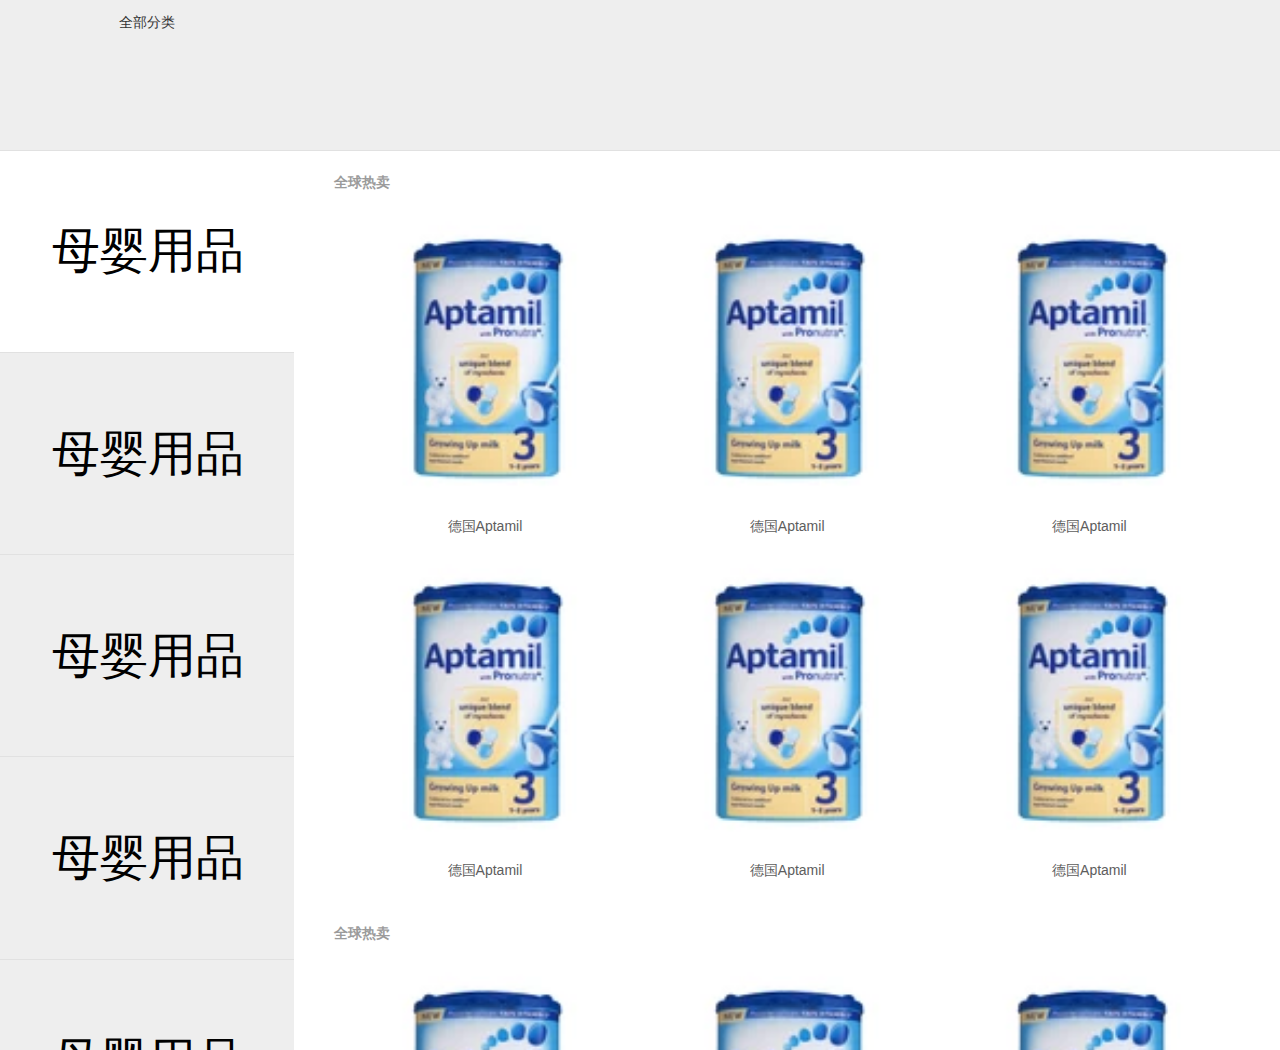
<file: tb-international-navigation.html>
<!DOCTYPE html>
<html lang="en">
<head>
    <meta charset="UTF-8">
    <meta name="viewport" content="width=device-width, initial-scale=1.0">
    <meta http-equiv="X-UA-Compatible" content="ie=edge">
    <title>商品列表</title>
    <link rel="stylesheet" href="css/tb-international-navigation.css">
    <link rel="stylesheet" href="css/swiper.min.css">
    <link rel="stylesheet" href="css/iconfont.css">
    <link rel="shortcut icon" href="img/favicon-20190326112655761.ico"/>
</head>
<body>
    <!-- header -->
    <header>
        <h1>全部分类</h1>
    </header>
    <!-- navigation -->
    <div class="tb-international-natigation-content">
        <div class="tab-nav">
            <ul>
                <li class="active">母婴用品</li>
                <li>母婴用品</li>
                <li>母婴用品</li>
                <li>母婴用品</li>
                <li>母婴用品</li>
                <li>母婴用品</li>
                <li>母婴用品</li>
                <li>母婴用品</li>
                <li>母婴用品</li>
                <li>母婴用品</li>
                <li>母婴用品</li>
                <li>母婴用品</li>
                <li>母婴用品</li>
            </ul>
        </div>
        <div class="tab-menu">
            <ul>
                <li class="tab-bigul actives">
                    <ul class="tab-ul">
                        <li class="tab-li">
                            <div class="tab-list">
                                <h2>全球热卖</h2>
                                <ul>
                                    <li>
                                        <a href="javascritp:;" target="_blank">
                                            <div class="tab-img">
                                                <img src="img/naifen.webp" alt="">
                                            </div>
                                            <p class="tab-desc">德国Aptamil</p>
                                        </a>
                                    </li>
                                    <li>
                                        <a href="javascritp:;" target="_blank">
                                            <div class="tab-img">
                                                <img src="img/naifen.webp" alt="">
                                            </div>
                                            <p class="tab-desc">德国Aptamil</p>
                                        </a>
                                    </li>
                                    <li>
                                        <a href="javascritp:;" target="_blank">
                                            <div class="tab-img">
                                                <img src="img/naifen.webp" alt="">
                                            </div>
                                            <p class="tab-desc">德国Aptamil</p>
                                        </a>
                                    </li>
                                    <li>
                                        <a href="javascritp:;" target="_blank">
                                            <div class="tab-img">
                                                <img src="img/naifen.webp" alt="">
                                            </div>
                                            <p class="tab-desc">德国Aptamil</p>
                                        </a>
                                    </li>
                                    <li>
                                        <a href="javascritp:;" target="_blank">
                                            <div class="tab-img">
                                                <img src="img/naifen.webp" alt="">
                                            </div>
                                            <p class="tab-desc">德国Aptamil</p>
                                        </a>
                                    </li>
                                    <li>
                                        <a href="javascritp:;" target="_blank">
                                            <div class="tab-img">
                                                <img src="img/naifen.webp" alt="">
                                            </div>
                                            <p class="tab-desc">德国Aptamil</p>
                                        </a>
                                    </li>
                                </ul>
                            </div>
                        </li>
                        <li class="tab-li">
                            <div class="tab-list">
                                <h2>全球热卖</h2>
                                <ul>
                                    <li>
                                        <a href="javascritp:;" target="_blank">
                                            <div class="tab-img">
                                                <img src="img/naifen.webp" alt="">
                                            </div>
                                            <p class="tab-desc">德国Aptamil</p>
                                        </a>
                                    </li>
                                    <li>
                                        <a href="javascritp:;" target="_blank">
                                            <div class="tab-img">
                                                <img src="img/naifen.webp" alt="">
                                            </div>
                                            <p class="tab-desc">德国Aptamil</p>
                                        </a>
                                    </li>
                                    <li>
                                        <a href="javascritp:;" target="_blank">
                                            <div class="tab-img">
                                                <img src="img/naifen.webp" alt="">
                                            </div>
                                            <p class="tab-desc">德国Aptamil</p>
                                        </a>
                                    </li>
                                    <li>
                                        <a href="javascritp:;" target="_blank">
                                            <div class="tab-img">
                                                <img src="img/naifen.webp" alt="">
                                            </div>
                                            <p class="tab-desc">德国Aptamil</p>
                                        </a>
                                    </li>
                                    <li>
                                        <a href="javascritp:;" target="_blank">
                                            <div class="tab-img">
                                                <img src="img/naifen.webp" alt="">
                                            </div>
                                            <p class="tab-desc">德国Aptamil</p>
                                        </a>
                                    </li>
                                    <li>
                                        <a href="javascritp:;" target="_blank">
                                            <div class="tab-img">
                                                <img src="img/naifen.webp" alt="">
                                            </div>
                                            <p class="tab-desc">德国Aptamil</p>
                                        </a>
                                    </li>
                                </ul>
                            </div>
                        </li>
                        <li class="tab-li">
                            <div class="tab-list">
                                <h2>全球热卖</h2>
                                <ul>
                                    <li>
                                        <a href="javascritp:;" target="_blank">
                                            <div class="tab-img">
                                                <img src="img/naifen.webp" alt="">
                                            </div>
                                            <p class="tab-desc">德国Aptamil</p>
                                        </a>
                                    </li>
                                    <li>
                                        <a href="javascritp:;" target="_blank">
                                            <div class="tab-img">
                                                <img src="img/naifen.webp" alt="">
                                            </div>
                                            <p class="tab-desc">德国Aptamil</p>
                                        </a>
                                    </li>
                                    <li>
                                        <a href="javascritp:;" target="_blank">
                                            <div class="tab-img">
                                                <img src="img/naifen.webp" alt="">
                                            </div>
                                            <p class="tab-desc">德国Aptamil</p>
                                        </a>
                                    </li>
                                    <li>
                                        <a href="javascritp:;" target="_blank">
                                            <div class="tab-img">
                                                <img src="img/naifen.webp" alt="">
                                            </div>
                                            <p class="tab-desc">德国Aptamil</p>
                                        </a>
                                    </li>
                                    <li>
                                        <a href="javascritp:;" target="_blank">
                                            <div class="tab-img">
                                                <img src="img/naifen.webp" alt="">
                                            </div>
                                            <p class="tab-desc">德国Aptamil</p>
                                        </a>
                                    </li>
                                    <li>
                                        <a href="javascritp:;" target="_blank">
                                            <div class="tab-img">
                                                <img src="img/naifen.webp" alt="">
                                            </div>
                                            <p class="tab-desc">德国Aptamil</p>
                                        </a>
                                    </li>
                                </ul>
                            </div>
                        </li>
                    </ul>
                </li>
                <li class="tab-bigul">
                    <ul class="tab-ul">
                        <li class="tab-li">
                            <div class="tab-list">
                                <h2>全球da卖</h2>
                                <ul>
                                    <li>
                                        <a href="javascritp:;" target="_blank">
                                            <div class="tab-img">
                                                <img src="img/naifen.webp" alt="">
                                            </div>
                                            <p class="tab-desc">德国Aptamil</p>
                                        </a>
                                    </li>
                                    <li>
                                        <a href="javascritp:;" target="_blank">
                                            <div class="tab-img">
                                                <img src="img/naifen.webp" alt="">
                                            </div>
                                            <p class="tab-desc">德国Aptamil</p>
                                        </a>
                                    </li>
                                    <li>
                                        <a href="javascritp:;" target="_blank">
                                            <div class="tab-img">
                                                <img src="img/naifen.webp" alt="">
                                            </div>
                                            <p class="tab-desc">德国Aptamil</p>
                                        </a>
                                    </li>
                                    <li>
                                        <a href="javascritp:;" target="_blank">
                                            <div class="tab-img">
                                                <img src="img/naifen.webp" alt="">
                                            </div>
                                            <p class="tab-desc">德国Aptamil</p>
                                        </a>
                                    </li>
                                    <li>
                                        <a href="javascritp:;" target="_blank">
                                            <div class="tab-img">
                                                <img src="img/naifen.webp" alt="">
                                            </div>
                                            <p class="tab-desc">德国Aptamil</p>
                                        </a>
                                    </li>
                                    <li>
                                        <a href="javascritp:;" target="_blank">
                                            <div class="tab-img">
                                                <img src="img/naifen.webp" alt="">
                                            </div>
                                            <p class="tab-desc">德国Aptamil</p>
                                        </a>
                                    </li>
                                </ul>
                            </div>
                        </li>
                        <li class="tab-li">
                            <div class="tab-list">
                                <h2>全球热卖</h2>
                                <ul>
                                    <li>
                                        <a href="javascritp:;" target="_blank">
                                            <div class="tab-img">
                                                <img src="img/naifen.webp" alt="">
                                            </div>
                                            <p class="tab-desc">德国Aptamil</p>
                                        </a>
                                    </li>
                                    <li>
                                        <a href="javascritp:;" target="_blank">
                                            <div class="tab-img">
                                                <img src="img/naifen.webp" alt="">
                                            </div>
                                            <p class="tab-desc">德国Aptamil</p>
                                        </a>
                                    </li>
                                    <li>
                                        <a href="javascritp:;" target="_blank">
                                            <div class="tab-img">
                                                <img src="img/naifen.webp" alt="">
                                            </div>
                                            <p class="tab-desc">德国Aptamil</p>
                                        </a>
                                    </li>
                                    <li>
                                        <a href="javascritp:;" target="_blank">
                                            <div class="tab-img">
                                                <img src="img/naifen.webp" alt="">
                                            </div>
                                            <p class="tab-desc">德国Aptamil</p>
                                        </a>
                                    </li>
                                    <li>
                                        <a href="javascritp:;" target="_blank">
                                            <div class="tab-img">
                                                <img src="img/naifen.webp" alt="">
                                            </div>
                                            <p class="tab-desc">德国Aptamil</p>
                                        </a>
                                    </li>
                                    <li>
                                        <a href="javascritp:;" target="_blank">
                                            <div class="tab-img">
                                                <img src="img/naifen.webp" alt="">
                                            </div>
                                            <p class="tab-desc">德国Aptamil</p>
                                        </a>
                                    </li>
                                </ul>
                            </div>
                        </li>
                        <li class="tab-li">
                            <div class="tab-list">
                                <h2>全球热卖</h2>
                                <ul>
                                    <li>
                                        <a href="javascritp:;" target="_blank">
                                            <div class="tab-img">
                                                <img src="img/naifen.webp" alt="">
                                            </div>
                                            <p class="tab-desc">德国Aptamil</p>
                                        </a>
                                    </li>
                                    <li>
                                        <a href="javascritp:;" target="_blank">
                                            <div class="tab-img">
                                                <img src="img/naifen.webp" alt="">
                                            </div>
                                            <p class="tab-desc">德国Aptamil</p>
                                        </a>
                                    </li>
                                    <li>
                                        <a href="javascritp:;" target="_blank">
                                            <div class="tab-img">
                                                <img src="img/naifen.webp" alt="">
                                            </div>
                                            <p class="tab-desc">德国Aptamil</p>
                                        </a>
                                    </li>
                                    <li>
                                        <a href="javascritp:;" target="_blank">
                                            <div class="tab-img">
                                                <img src="img/naifen.webp" alt="">
                                            </div>
                                            <p class="tab-desc">德国Aptamil</p>
                                        </a>
                                    </li>
                                    <li>
                                        <a href="javascritp:;" target="_blank">
                                            <div class="tab-img">
                                                <img src="img/naifen.webp" alt="">
                                            </div>
                                            <p class="tab-desc">德国Aptamil</p>
                                        </a>
                                    </li>
                                    <li>
                                        <a href="javascritp:;" target="_blank">
                                            <div class="tab-img">
                                                <img src="img/naifen.webp" alt="">
                                            </div>
                                            <p class="tab-desc">德国Aptamil</p>
                                        </a>
                                    </li>
                                </ul>
                            </div>
                        </li>
                    </ul>
                </li>
                <li class="tab-bigul">
                    <ul class="tab-ul">
                        <li class="tab-li">
                            <div class="tab-list">
                                <h2>全球huo卖</h2>
                                <ul>
                                    <li>
                                        <a href="javascritp:;" target="_blank">
                                            <div class="tab-img">
                                                <img src="img/naifen.webp" alt="">
                                            </div>
                                            <p class="tab-desc">德国Aptamil</p>
                                        </a>
                                    </li>
                                    <li>
                                        <a href="javascritp:;" target="_blank">
                                            <div class="tab-img">
                                                <img src="img/naifen.webp" alt="">
                                            </div>
                                            <p class="tab-desc">德国Aptamil</p>
                                        </a>
                                    </li>
                                    <li>
                                        <a href="javascritp:;" target="_blank">
                                            <div class="tab-img">
                                                <img src="img/naifen.webp" alt="">
                                            </div>
                                            <p class="tab-desc">德国Aptamil</p>
                                        </a>
                                    </li>
                                    <li>
                                        <a href="javascritp:;" target="_blank">
                                            <div class="tab-img">
                                                <img src="img/naifen.webp" alt="">
                                            </div>
                                            <p class="tab-desc">德国Aptamil</p>
                                        </a>
                                    </li>
                                    <li>
                                        <a href="javascritp:;" target="_blank">
                                            <div class="tab-img">
                                                <img src="img/naifen.webp" alt="">
                                            </div>
                                            <p class="tab-desc">德国Aptamil</p>
                                        </a>
                                    </li>
                                    <li>
                                        <a href="javascritp:;" target="_blank">
                                            <div class="tab-img">
                                                <img src="img/naifen.webp" alt="">
                                            </div>
                                            <p class="tab-desc">德国Aptamil</p>
                                        </a>
                                    </li>
                                </ul>
                            </div>
                        </li>
                        <li class="tab-li">
                            <div class="tab-list">
                                <h2>全球热卖</h2>
                                <ul>
                                    <li>
                                        <a href="javascritp:;" target="_blank">
                                            <div class="tab-img">
                                                <img src="img/naifen.webp" alt="">
                                            </div>
                                            <p class="tab-desc">德国Aptamil</p>
                                        </a>
                                    </li>
                                    <li>
                                        <a href="javascritp:;" target="_blank">
                                            <div class="tab-img">
                                                <img src="img/naifen.webp" alt="">
                                            </div>
                                            <p class="tab-desc">德国Aptamil</p>
                                        </a>
                                    </li>
                                    <li>
                                        <a href="javascritp:;" target="_blank">
                                            <div class="tab-img">
                                                <img src="img/naifen.webp" alt="">
                                            </div>
                                            <p class="tab-desc">德国Aptamil</p>
                                        </a>
                                    </li>
                                    <li>
                                        <a href="javascritp:;" target="_blank">
                                            <div class="tab-img">
                                                <img src="img/naifen.webp" alt="">
                                            </div>
                                            <p class="tab-desc">德国Aptamil</p>
                                        </a>
                                    </li>
                                    <li>
                                        <a href="javascritp:;" target="_blank">
                                            <div class="tab-img">
                                                <img src="img/naifen.webp" alt="">
                                            </div>
                                            <p class="tab-desc">德国Aptamil</p>
                                        </a>
                                    </li>
                                    <li>
                                        <a href="javascritp:;" target="_blank">
                                            <div class="tab-img">
                                                <img src="img/naifen.webp" alt="">
                                            </div>
                                            <p class="tab-desc">德国Aptamil</p>
                                        </a>
                                    </li>
                                </ul>
                            </div>
                        </li>
                        <li class="tab-li">
                            <div class="tab-list">
                                <h2>全球热卖</h2>
                                <ul>
                                    <li>
                                        <a href="javascritp:;" target="_blank">
                                            <div class="tab-img">
                                                <img src="img/naifen.webp" alt="">
                                            </div>
                                            <p class="tab-desc">德国Aptamil</p>
                                        </a>
                                    </li>
                                    <li>
                                        <a href="javascritp:;" target="_blank">
                                            <div class="tab-img">
                                                <img src="img/naifen.webp" alt="">
                                            </div>
                                            <p class="tab-desc">德国Aptamil</p>
                                        </a>
                                    </li>
                                    <li>
                                        <a href="javascritp:;" target="_blank">
                                            <div class="tab-img">
                                                <img src="img/naifen.webp" alt="">
                                            </div>
                                            <p class="tab-desc">德国Aptamil</p>
                                        </a>
                                    </li>
                                    <li>
                                        <a href="javascritp:;" target="_blank">
                                            <div class="tab-img">
                                                <img src="img/naifen.webp" alt="">
                                            </div>
                                            <p class="tab-desc">德国Aptamil</p>
                                        </a>
                                    </li>
                                    <li>
                                        <a href="javascritp:;" target="_blank">
                                            <div class="tab-img">
                                                <img src="img/naifen.webp" alt="">
                                            </div>
                                            <p class="tab-desc">德国Aptamil</p>
                                        </a>
                                    </li>
                                    <li>
                                        <a href="javascritp:;" target="_blank">
                                            <div class="tab-img">
                                                <img src="img/naifen.webp" alt="">
                                            </div>
                                            <p class="tab-desc">德国Aptamil</p>
                                        </a>
                                    </li>
                                </ul>
                            </div>
                        </li>
                    </ul>
                </li>
            </ul>
        </div>
    </div>
</body>
</html>
<script src="js/jquery-1.8.3.min.js"></script>
<script src="js/swiper.min.js"></script>
<script src="js/tb-international-navigation.js"></script>
</file>
<file: css/index.css>
@charset "utf-8";
/* CSS Document */
body,p,dl,dd,ul,ol,li,div,h1,h2,h3,h4,h5,h6,form,input,table,tr,td{
	margin:0;
	padding:0;
	
}
html,body{
	height: 100%;
}
body{
	font-family: "微软雅黑",Arial;
	display: flex;
	flex-direction: column;
}
ul,ol{
	list-style:none;
}
img{
	border: 0;
	display: block;
}
a{	
    text-decoration:none;
    display: block;
}
html{
	font-size: 26.67vw;

}
i{
    display: block;
}
span{
    font-size: 12px;
}
/* header */
.tb-international-header{
    width: 100%;
    box-sizing: border-box;
    height: 0.5rem;
    background: transparent;
    padding: 0 0.15rem 0.1rem 0.15rem;
    position: fixed;
    left: 0;
    top: 0;
    z-index: 2000;
}
.tb-internation-header-msg{
    margin-top: 0.1rem;
    height: 100%;
    display: flex;
    align-items: center;
    -webkit-flex-direction: row;
}
.tb-internation-header-msg a i{
    font-size: 0.2rem;
    margin-right: 0.05rem;
    color: white;
}
.tb-international-header-search{
    width: 46%;
    height: 0.3rem;
    border-radius: 0.15rem;
   background-color: white;
    display: -webkit-flex;
    align-items: center;
    padding-left: 0.1rem;
    font-size: .14rem;
}
.tb-international-header-search i{
    font-size: .18rem;
    color: #999;
}
.tb-international-header-search a{
    margin-left: 0.08rem;
    color: #70707D;
}
.tb-internation-header-right{
    height: 100%;
    display: -webkit-flex;
    -webkit-align-items:center;
    position: absolute;
    right: 0.1rem;

}
.tb-internation-header-right a i{
    font-size: 0.25rem;
    color: white;
}
/* nav */
.scroller{
    display: flex;
    width: 100%;
    height: 0.4rem;
    position: absolute;
    top: .5rem;
    left: 0;
    right: 0; 
    background: #fff;
    z-index: 200;
    padding-left: .16rem;
    padding-right: .4rem;
    width: 100%;
    box-sizing: border-box;
    box-shadow: 0 1px 2px 0 rgba(157,157,157,.5);
    opacity: 0;
}
.scroller section{
    display: flex;
    overflow-x: auto;
}
.active{
    width: .28rem;
    font-weight: 700;
    text-align: center;
    line-height: .4rem;
    box-sizing: border-box;
    margin-right: .16rem;
    border-right: none !important;
    color: black;
}
.active span{
    display: block;
    font-size: .14rem;
    font-weight: 400;
    width: .28rem;
    border: 0;
}
.scroller a:nth-child(1){
    color: #8146EC;
    border-bottom: .03rem solid #8146EC;
    border-bottom-left-radius: .015rem;
    border-bottom-right-radius: .015rem;
}
.scroller section a span:last-child{
    padding-right: .16rem;
}
.lastA{
    height: 100%;
    width: .4rem;
    position: absolute;
    right: 0;
    bottom: 0;
    margin: 0;
    display: flex;
    justify-content: center;
    align-items: center;
    box-shadow: 0 1px 2px 0 rgba(157,157,157,.5);
}
.lastA img{
    width: 18px;
    height: 15px;
}
/* banner */
.tb-international-banner{
    width: 100%;
    height: 2.8rem;
}
.tb-international-banner a{
    height: 100%;
}
.tb-international-banner img{
    width: 100%;
    height: 100%;
}
.swiper-container {
    width: 100%;
    height: 100%;
}  
.swiper-pagination-bullet {
    width: 0.4rem !important;
    height: 0.005rem !important;
    display: inline-block;
    border-radius: 100%;
    background: transparent;
    opacity: .2;
}
.swiper-pagination-bullet-active {
    opacity: 1;
    background: white !important;
}
/* entrance */
.tb-international-entrance{
    height: 2.1rem;
}
.tb-interantional-entrance-module{
    width: 100%;
    height: 100%;
    background: url(../img/TB1RnZ3NhTpK1RjSZFKSuu2wXXa.jpg_2200x2200Q50s50.jpg_.webp) no-repeat center;
    background-size: cover;
}
.inter-swiper{
    height: 2.1rem;
    overflow-x: auto;

}
.inter-swiper::-webkit-scrollbar {/*滚动条整体样式*/
    width: 0px;     /*高宽分别对应横竖滚动条的尺寸*/
    height:0px;
}
.inter-swiper a{
    display:flex;
    flex-direction: column;
    width: .69rem;
    height: .86rem;
    align-items: center;
    justify-content: center;
    -webkit-box-direction: normal;
}
.imgdiv img{
    width: 0.63rem;
    height: 0.63rem;
}
.inter-swiper p{
    text-align: center;
    font-size: 12px;
    color: white;
}
.img-wrapper {
    display: block;
    width: 100%;
    -webkit-flex-shrink: 0;
    -ms-flex-negative: 0;
    flex-shrink: 0;
    top: .06rem;
    position: relative;
    margin-left: 0.08rem;
}
.inter-swiper-first{
    display: flex;
}
.pagination {
    width: .6rem;
    height: .03rem;
    left: 42%;
    top: -0.2rem;
    position: relative;
}
.pagination-item {
    width: .3rem;
    height: .02rem;
    position: absolute;
}
.pagination .pagination-item:first-child{
    background-color: rgb(180, 52, 112);
}
.pagination .pagination-item:last-child{
    left: 0.3rem;
    background-color: rgb(216, 210, 210);
}
/* clipareas */
.tb-international-clip-areas{
    width: 100%;
    height: 1.02rem;
    background: url(../img/pink.webp) no-repeat center;
    background-size: contain;
}
.tb-international-clip-areas a{
    border: 0;
}
.tb-international-clip-areas a img{
    width: 100%;
    height: 100%;
    border: 0;
}
/* clipImgsList */
.tb-international-clip-imgs-list{
    width: 100%;
    height: 3.15rem;
    background: url(../img/bigbox.webp) no-repeat ;
    background-size: 100%;
    position: relative;
}
.tb-international-clip-imgs-list a{
    position: absolute;
    height: 22.621564482029598%;
}
.mt{
    width: 46.84444444444444%;
    top: 2.536997885835095%;
}
.tb-international-clip-imgs-list a:nth-of-type(1){
    left: 2.933333333333333%;
}
.tb-international-clip-imgs-list a:nth-of-type(2){
    left: 50.93333333333333%;
}
.ms{
    width: 30.844444444444445%;
    top: 26.32135306553911%;
}
.tb-international-clip-imgs-list a:nth-of-type(3){
    left: 2.4%;
}
.tb-international-clip-imgs-list a:nth-of-type(4){
    left: 34.75555555555555%;
}
.tb-international-clip-imgs-list a:nth-of-type(5){
    left: 67.02222222222223%;
}
.mc{
    width: 30.844444444444445%;
    height: 22.198731501057082%;
    top: 50.7399577167019%;
}
.tb-international-clip-imgs-list a:nth-of-type(6){
    left: 2.311111111111111%;
}
.tb-international-clip-imgs-list a:nth-of-type(7){
    left: 34.66666666666667%;
}
.tb-international-clip-imgs-list a:nth-of-type(8){
    left: 67.02222222222223%; 
}
.mk{
    width: 30.844444444444445%;
    height: 22.198731501057082%;
    top: 75.05285412262155%;
}
.tb-international-clip-imgs-list a:nth-of-type(9){
    left: 2.311111111111111%;
}
.tb-international-clip-imgs-list a:nth-of-type(10){
    left: 34.66666666666667%;
}
.tb-international-clip-imgs-list a:nth-of-type(11){
    left: 67.02222222222223%; 
}
/* firstmodule */
.tb-international-firstmodule{
    position: relative;
    height: .68rem;
    padding-bottom: .02rem;
    border-bottom: 1px #f3f2f2 solid;
}
.follow-link{
    position: absolute;
    width: 70%;
    height: 100%;
    left: 0;
    top: 0;
}
.title{
    position: absolute;
    left: .15rem;
    top: .11rem;
}
.title img{
    width: 1.58rem;
    height: .24rem;
}
.icon-wrapper{
    position: absolute;
    left: .1rem;
    top: .42rem;
    display: flex;
}
.icon-wrapper .txt {
    float: left;
    margin-right: .1rem;
    margin-left: .02rem;
    color: #4a4a4a;
    font-size: .12rem;
    opacity: .6;
}
.icon i{
    font-size: .14rem;
    color: #4a4a4a;
}
.fans-num {
    position: absolute;
    right: .15rem;
    top: .13rem;
    color: #4a4a4a;
    font-size: .14rem;
    font-weight: 700;
}
.follow-btn {
    position: absolute;
    right: .15rem;
    bottom: .12rem;
    background-image: -webkit-linear-gradient(168deg,#9961ff 6%,#616ac2 100%);
    background-image: -moz- oldlinear-gradient(168deg,#9961ff 6%,#616ac2 100%);
    background-image: linear-gradient(-78deg,#9961ff 6%,#616ac2 100%);
    width: .5rem;
    height: .24rem;
    text-align: center;
    line-height: .24rem;
    color: #fff;
    -webkit-border-radius: .15rem;
    -moz-border-radius: .15rem;
    border-radius: .15rem;
    font-size: .12rem;
    z-index: 5;
}
/* timewall */
.pmod-zebra-jinkou-timewall{
    margin-top: .15rem;
    height: 3.5rem;
    position: relative;
}
.ftitle-wrapper{
    display: flex;
    height:0.39rem;
    line-height: 0.27rem;
    padding:0 4%;
}
span{
    display: block;
}
.title-b {
    font-size: 18px;
    color: #000;
    font-weight: 700;
    opacity: .8;
}
.title-s {
    font-size: 13px;
    color: #515151;
    margin-left: 7px;
    opacity: .5;
}
.templates-banner{
    width: 100%;
    position: relative;
    padding-top: 42.66666667%;
}
.templates-banner .bg-img {
    position: absolute;
    top: 0;
    left: 0;
    width: 100%;
    height: 100%;
}
.banner-link{
    position: absolute;
    top: 11%;
    left: 0;
    width: 100%;
    height: 20%;
}
.templates-item-wrapper {
    width: 92%;
    height: 2.12rem;
    margin: -16.2% auto 15px;
    -webkit-box-shadow: 0 0 18px 0 rgba(38,75,96,.15);
    -moz-box-shadow: 0 0 18px 0 rgba(38,75,96,.15);
    box-shadow: 0 0 18px 0 rgba(38,75,96,.15);
}
.item-row {
    width: 100%;
    height: 100%;
    display: -webkit-box;
    display: -webkit-flex;
    display: -moz-box;
    display: -ms-flexbox;
    display: flex;
    -webkit-box-orient: horizontal;
    -webkit-box-direction: normal;
    -webkit-flex-direction: row;
    -moz-box-orient: horizontal;
    -moz-box-direction: normal;
    -ms-flex-direction: row;
    flex-direction: row;
}
.item{
    position: relative;
    -webkit-box-flex: 1;
    -webkit-flex: 1;
    -moz-box-flex: 1;
    -ms-flex: 1;
    flex: 1;
    max-width: 33.3%;
    background: #fff;
    border-right: .5px solid #eee;
}
.item .img-wrapper {
    position: relative;
    width: 100%;
    padding-top: 100%;
    border-right: .5px solid #eee;
    background-color: #fff;
    margin: 0;
}
.item .img-wrapper .item-img {
    width: 90%;
    height: 90%;
    position: absolute;
    left: 50%;
    top: 50%;
    -webkit-transform: translate(-50%,-50%);
    -moz-transform: translate(-50%,-50%);
    -ms-transform: translate(-50%,-50%);
    transform: translate(-50%,-50%);
}
.down-price{
    position: absolute;
    top: -3px;
    left: 5px;
    background-color: #F44336;
    color: #fff;
    width: 36px;
    height: 33px;
    font-size: 12px;
    -webkit-transform: scale(.83);
    -moz-transform: scale(.83);
    -ms-transform: scale(.83);
    transform: scale(.83);
    text-align: center;
    -webkit-border-bottom-left-radius: 3px;
    -moz-border-radius-bottomleft: 3px;
    border-bottom-left-radius: 3px;
    -webkit-border-bottom-right-radius: 3px;
    -moz-border-radius-bottomright: 3px;
    border-bottom-right-radius: 3px;
}
.down-price .triangle {
    position: absolute;
    bottom: -9px;
    left: 0;
    width: 0;
    height: 0;
    border-left: 18px solid transparent;
    border-right: 18px solid transparent;
    border-top: 10px solid #F44336;
}
.item .desc-wrapper {
    padding: 10px 10px 10px 5px;
}
.brand-wrapper{
    display: flex;
    margin-bottom: 0.03rem;
    align-items: center;
}
.item .desc-wrapper .country-icon {
    width: 10px;
    height: 10px;
    margin-right: 1.3px;
    margin-left: 2px;
    margin-top: 2px;
}
.item .desc-wrapper .brand-wrapper .brand-name {
    -webkit-box-flex: 1;
    -webkit-flex: 1;
    -moz-box-flex: 1;
    -ms-flex: 1;
    flex: 1;
    display: block;
    text-overflow: ellipsis;
    white-space: nowrap;
    overflow: hidden;
    text-align: center;
    margin: 0 auto;
    width: auto;
    text-align: left;
    display: block;
    font-size:12px;
    color: #1E323D;
}
.titleone {
    font-size: 12px;
    color: #1E323D;
    -webkit-box-flex: 1;
    -webkit-flex: 1;
    -moz-box-flex: 1;
    -ms-flex: 1;
    flex: 1;
    display: block;
    text-overflow: ellipsis;
    white-space: nowrap;
    overflow: hidden;
    text-align: center;
    margin: 0 auto;
    width: auto;
    text-align: left;
    text-indent: 1px;
}
.sale-wrapper{
    text-align: left;
    margin-top: 5px;
    font-size: 12px;
    font-family: PingFang SC;
    color: #BCC1C4;
    width: 100%;
    min-height: 17px;
}
.price-wrapper {
    margin-left: 2px;
    font-size: 14px;
    color: #000;
    line-height: 1;
    margin-top: 10px;
    min-height: 14px;
    display: flex;
}
.price-wrapper {
    margin-left: 2px;
    font-size: 14px;
    color: #000;
    line-height: 1;
    margin-top: 10px;
    min-height: 14px;
    font-family: PingFang SC;
}
.price-wrapper .act-price {
    color: #000;
    font-size: 14px;
    display: flex;
}
.price-wrapper .price {
    color: #999;
    font-size: 12px;
    margin-left: 0;
    -webkit-transform: scale(.67);
    -moz-transform: scale(.67);
    -ms-transform: scale(.67);
    transform: scale(.67);
    display: inline-block;
}
.price {
    text-decoration: line-through;
}
/* Big recommended */
.Bigrecommended{
    position: relative;
    height: 4.2rem;
    padding:.15rem 0 0 0;
}
.clip-content{
    height: 100%;
    background: white;
}
.clip-contentone{
    height:79.5%;;
    background: url(../img/Bigrecommended.webp) no-repeat;
    background-size: 100%;
}
.clip-contenttwo{
    height: 18.2222%;
    background: url(../img/bottom.webp) no-repeat;
    background-size: 100%;
}
.clip-area{
    position: absolute;
    width: 94.39999999999999%;
    height: 62.014274385408406%;
    top: 8.485329103885805%;
    left: 2.7555555555555555%;
}
.mts{
    position: absolute;
    width: 19.2%;
    height: 20.618556701030926%;
    top: 73.19587628865979%;
}
.clip-content a:nth-of-type(2){
    left: 7.199999999999999%;
}
.clip-content a:nth-of-type(3){
    left: 29.15555555555556%;
}
.clip-content a:nth-of-type(4){
    left:50%;
}
.clip-content a:nth-of-type(5){
    left:73%;
}
/* discount */
.tb-international-discount{
    margin-top: 0.1rem;
}
..templates-banner {
    width: 100%;
    position: relative;
    padding-top: 42.66666667%;
}
.templates-banner .bg-img {
    position: absolute;
    top: 0;
    left: 0;
    width: 100%;
    height: 100%;
}
.templates-banner .banner-link {
    position: absolute;
    top: 0;
    left: 0;
    display: block;
    width: 100%;
    height: 45%;
}
.templates-item-wrapper{
    
    -webkit-box-shadow: 0 0 18px 0 rgba(38,75,96,.15);
    -moz-box-shadow: 0 0 18px 0 rgba(38,75,96,.15);
    box-shadow: 0 0 18px 0 rgba(38,75,96,.15);
    width: 92%;
    margin: 0 auto;
    -webkit-box-shadow: 0 1px 2px 0 rgba(157,157,157,.5);
    -moz-box-shadow: 0 1px 2px 0 rgba(157,157,157,.5);
    margin-top: -23.2%;
}
.templates-item-wrapper .item-row {
    width: 100%;
    display: -webkit-box;
    display: -webkit-flex;
    display: -moz-box;
    display: -ms-flexbox;
    display: flex;
    -webkit-flex-direction: row;
    -ms-flex-direction: row;
    flex-direction: row;
}
/* discover */
.tb-international-discover{
    height: 2.55rem;
    margin-top: 0.1rem;
}
.title-wrappers {
    display: flex;
    height: 35px;
    line-height: 35px;
    padding-left: 14px;
}
.title-b {
    font-size: 18px;
    color: #000;
    font-weight: 700;
    opacity: .8;
}
.title-s {
    font-size: 13px;
    color: #515151;
    margin-left: 7px;
    opacity: .5;
}
.content-wrapper {
    height: 2.20rem;
    width: 92%;
    margin: 0 auto 15px;
    background: #FFF;
    -webkit-box-shadow: 0 0 18px 0 rgba(38,75,96,.15);
    -moz-box-shadow: 0 0 18px 0 rgba(38,75,96,.15);
    box-shadow: 0 0 18px 0 rgba(38,75,96,.15);
    -webkit-border-radius: 4px;
    -moz-border-radius: 4px;
    border-radius: 4px;
}
.content-card-wrapper {
    position: relative;
    width: 100%;
    padding-top: 34.78%;
    display: block;
}
.content-card-wrapper img {
    position: absolute;
    top: 0;
    left: 0;
    width: 100%;
    height: 100%;
    -webkit-border-top-left-radius: 4px;
    -moz-border-radius-topleft: 4px;
    border-top-left-radius: 4px;
    -webkit-border-top-right-radius: 4px;
    -moz-border-radius-topright: 4px;
    border-top-right-radius: 4px;
}
.wlty-wt {
    position: relative;
    width: 100%;
    padding-top: 29%;
}
.wlty-wrapper {
    top: 0;
    border-right: 1px solid rgba(151,151,151,.14);
}
.wltywt-wrapper {
    width: 50%;
    height: 100%;
    position: absolute;
    overflow: hidden;
    display: block;
}
.wltywt-wrapper .title1 {
    color: #333;
    font-size: 15px;
    font-weight: 700;
    position: absolute;
    left: 10px;
    top: 16px;
    opacity: .9;
    z-index: 1;
}
.wltywt-wrapper .title2 {
    color: #999;
    font-size: 13px;
    position: absolute;
    left: 10px;
    top: 36px;
    opacity: .9;
    z-index: 1;
}
.wlty-wrapper .title3 {
    position: absolute;
    top: 57px;
    left: 10px;
    z-index: 1;
    color: #000;
    font-size: 12px;
    font-weight: 700;
    -webkit-transform: scale3d(.75);
    -moz-transform: scale3d(.75);
    transform: scale3d(.75);
    -webkit-border-radius: 12px;
    -moz-border-radius: 12px;
    border-radius: 12px;
    padding: 0 8px;
    border: 1px solid rgba(6,5,5,.55);
    opacity: .6;
}
.wltywt-wrapper img {
    position: absolute;
    bottom: -5px;
    right: 0;
    width: 85px;
}
.wlty-wt a:nth-of-type(2){
    position: absolute;
    right: 0;
}
/* goodslist */
.tb-international-goodslist{
    margin-top: .15rem;
}
.h2-tabs{
    border-bottom: .01rem #f3f2f2 solid;
    
}
.h1-tabs{
    display: flex;
}
.tabItem{
    position: relative;
    height: .58rem;
    width: 33%;
    padding: 0;
    color: black;
}
.tab-icon{
    width: .15rem;
    height: .16rem;
    margin-bottom: .16rem;
    position: absolute;
    top: 3%;
    left:23%;
}
.selected{
    display: none;
}
.titles {
    font-size: .16rem;
    font-weight: 400;
    margin-bottom: .08rem;
    text-align: center;
}
.sub-title {
    left: .25rem;
    font-size: .13rem;
    color: gray;
    font-weight: 100;
    position: absolute;
}
.h2-tabs a:nth-of-type(1){
    color: rgb(129, 70, 236);
}
.h2-tabs a:nth-of-type(1) .selected{
    display: block;
}
.h2-tabs a:nth-of-type(1) .unselected{
    display: none;
}
.temp{
    width: 0.94rem;
    height: 2px;
    background: rgb(129, 70, 236);
    transform: translate3d(16px, 0px, 0px) scale(1);
    opacity: 1;
}
.tb-international-content{
    height: 6rem;
    background: #fff;
    padding: 0 .12rem;
    display: -webkit-box;
    display: -webkit-flex;
    display: -moz-box;
    display: -ms-flexbox;
    display: flex;
    margin-top: .12rem;
}
.left{
    height: 100%;
    width: 50%;
}
.tab-left-container{
    margin-right: .1rem;
}
.zebra-jinkou-base-item{
    position: relative;
    background-color: #FFF;
    overflow: hidden;
    height: 2.62rem;
    -webkit-box-shadow: -0.01rem 0.01rem 0.08rem #eae2e2;
    -moz-box-shadow: -.01rem .01rem .08rem #eae2e2;
    box-shadow: -0.01rem 0.01rem 0.08rem #eae2e2;
    margin-bottom: .06rem;
    -webkit-border-radius: .04rem;
    -moz-border-radius: .04rem;
    border-radius: .04rem;
}
.zebra-jinkou-base-item a{
    width: 100%;
    height: 100%;
}
.pic-img {
    position: relative;
    height: 0;
    line-height: 0;
    font-size: 0;
    width: 100%;
    padding-top: 100%;
    -webkit-background-size: 100% 100%;
    -moz-background-size: 100% 100%;
    background-size: 100% 100%;
}
.main_pic{
    position: absolute;
    height: 1.705rem;
    width: 1.705rem;
    top: 0;
    left: 0;
}
.info {
    margin-top: .12rem;
    padding-bottom: .08rem;
    padding-left: .05rem;
    top: 0;
}
.mt5{
    overflow: hidden;
    display: -webkit-flex;
    -webkit-line-clamp: 1;
    -webkit-box-orient: vertical;
    height: .15rem;
    line-height: .15rem;
    font-size: .15rem;
    font-weight: 600;
    color: #414154;
    -webkit-transform: scale(.91);
    -moz-transform: scale(.91);
    -ms-transform: scale(.91);
    transform: scale(.91);
    margin-left: -.06rem;
    margin-top: .03rem;
}
.country-icon {
    width: .14rem;
    height: .14rem;
    margin-bottom: .02rem;
    margin-right: .05rem;
}
.monthSales {
    height: .13rem;
    line-height: .13rem;
    width: 60%;
    margin-top: .06rem;
    color: rgba(65,65,84,.35);
}
.fs10{
    font-size: .14rem;
}
.pricebar {
    display: flex;
    height: .2rem;
    font-size: 0;
    margin-top: .14rem;
}
.actPrice {
    display: inline-block;
    min-width: .05rem;
    line-height: .2rem;
    margin-right: .05rem;
    height: .2rem;
    color: #414154;
    font-weight: 700;
}
.tagPrice {
    display: inline-block;
    text-decoration: line-through;
    color: #999;
    margin-top: 5px;
}
.big{
    font-size: 20px;
}
.car {
    position: absolute;
    z-index: 999;
    bottom: -.07rem;
    right: 0;
    padding-right: 0.05rem;
    bottom: .06rem;
    display: block;
    width: .28rem;
    height: .28rem;
    -webkit-border-radius: .28rem;
    -moz-border-radius: .28rem;
    border-radius: .28rem;
    background-image: url(../img/car.svg);
    -webkit-background-size: .28rem .28rem;
    -moz-background-size: .28rem .28rem;
    background-size: .28rem .28rem;
    background-repeat: no-repeat;
    background-position: 0 0;
}
/* footer */
.tb-international-footer{
    position: relative;
    display: flex;
    height: 36px;
    padding: 5px 10px;
    background-color: #fff;
    background-color: hsla(0,0%,97%,.96);
}
.tb-international-footer i{
    text-align: center;
    
}
.tb-international-footer a{
    padding-top: 0.03rem;
    height: 100%;
    width: 20%;
    display: flex;
    align-items: center;
    justify-content: center;
    color: black;
}
.iconp{
    font-size: 12px;
    display: flex;
    flex-direction: column;
}
.tb-international-footer .iconp i{
    font-size: 0.22rem;
}
.imgicon{
    width: 0.75rem;
    height: 0.75rem;
    position:absolute;
    position: absolute;
    bottom: 0;
    left: 50%;
    transform: translateX(-50%);
}
.tb-international-footer a:first-child{
    color: #8146ec;
}
.tb-international-footer a:first-child i{
    font-size: 0.35rem !important;
}
.grail{
    flex: 1;
    overflow-y: auto;
}
</file>
<file: css/iconfont.css>
@font-face {font-family: "iconfont";
  src: url('iconfont.eot?t=1553926817224'); /* IE9 */
  src: url('iconfont.eot?t=1553926817224#iefix') format('embedded-opentype'), /* IE6-IE8 */
  url('[data-uri]') format('woff2'),
  url('iconfont.woff?t=1553926817224') format('woff'),
  url('iconfont.ttf?t=1553926817224') format('truetype'), /* chrome, firefox, opera, Safari, Android, iOS 4.2+ */
  url('iconfont.svg?t=1553926817224#iconfont') format('svg'); /* iOS 4.1- */
}

.iconfont {
  font-family: "iconfont" !important;
  font-size: 16px;
  font-style: normal;
  -webkit-font-smoothing: antialiased;
  -moz-osx-font-smoothing: grayscale;
}

.icon-xin:before {
  content: "\e635";
}

.icon-shenglvehao:before {
  content: "\e608";
}

.icon-fangdajing:before {
  content: "\e683";
}

.icon-zanshi:before {
  content: "\e604";
}

.icon-caidan:before {
  content: "\e6c4";
}

.icon-dunpai:before {
  content: "\e616";
}

.icon-dianpu:before {
  content: "\e605";
}

.icon-liebiao1:before {
  content: "\e63d";
}

.icon-shandian:before {
  content: "\e63b";
}

.icon-renminbi:before {
  content: "\e6d4";
}

.icon-kefu1:before {
  content: "\e606";
}

.icon-zhiying:before {
  content: "\e661";
}

.icon-wen:before {
  content: "\e618";
}

.icon-pinpai:before {
  content: "\e80b";
}

.icon-xiaoyuhao-copy:before {
  content: "\e62a";
}

.icon-qicheqianlian-:before {
  content: "\e600";
}

.icon-tianmaoguoji:before {
  content: "\e601";
}

.icon-xiala:before {
  content: "\e607";
}

.icon-shoucang:before {
  content: "\e6f6";
}

.icon-wode:before {
  content: "\e602";
}

.icon-Fill:before {
  content: "\e603";
}

.icon-liebiao:before {
  content: "\e7ad";
}
</file>
<file: css/goodsDetil.css>
@charset "utf-8";
/* CSS Document */
body,p,dl,dd,ul,ol,li,div,h1,h2,h3,h4,h5,h6,form,input,table,tr,td{
	margin:0;
	padding:0;
	
}
html,body{
    height: 100%;
    background: #f5f5f5;
}
body{
	font-family: "微软雅黑",Arial;
	display: flex;
	flex-direction: column;
}
ul,ol{
	list-style:none;
}
img{
	border: 0;
	display: block;
}
a{	
    text-decoration:none;
    display: block;
}
html{
	font-size: 26.67vw;

}
i{
    display: block;
}
span{
    font-size: 12px;
}
/* nav */
.mui-flex{
    width: 100%;
    height: .44rem;
    position: fixed;
    left: 0;
    top: 0;
    display: flex;
    z-index: 100;
    justify-content: space-between;
}
.left-btns {
    padding: 7px 0 7px 10px;
    display: -webkit-box;
    display: -webkit-flex;
    display: -ms-flexbox;
    display: flex;
    -webkit-flex-wrap: wrap;
    -ms-flex-wrap: wrap;
    flex-wrap: wrap;
    display: flex;
    align-items: center;
}
.left-btns a {
    margin-right: 5px;
    display: flex;
    justify-content: center;
    align-items: center;
}
.icon-link{
    position: relative;
    height: 30px;
    width: 30px;
    display: block;
    -webkit-transition: color ease .2s,background-color ease .2s,fill ease .2s;
    transition: color ease .2s,background-color ease .2s,fill ease .2s;
    border-radius: 50%;
    background-color: rgba(0,0,0,.4);
}
.icon-link i{
    font-size: .2rem;
    color: white;
    font-weight: 700;
}
.header-nav {
    opacity: 0;
    text-align: center;
    font-size: 13px;
    -webkit-transition: opacity ease .2s;
    transition: opacity ease .2s;
    margin: 0 8%;
    display: -webkit-box!important;
    display: -webkit-flex!important;
    display: -ms-flexbox!important;
    display: flex!important;
    -webkit-flex-wrap: wrap;
    -ms-flex-wrap: wrap;
    flex-wrap: wrap;
}
.header-nav li {
    color: #999;
    height: 44px;
    line-height: 44px;
    -webkit-box-flex: 1;
    -webkit-flex: 1;
    -ms-flex: 1;
    flex: 1;
    border-bottom: 2px solid #fff;
    width: 0.75rem;
}
.header-nav .active {
    color: #ff0036;
    border-color: #ff0036;
}
.right-btns {
    padding: 8px 8px 8px 4px;
    display: -webkit-box;
    display: -webkit-flex;
    display: -ms-flexbox;
    display: flex;
    -webkit-flex-wrap: wrap;
    -ms-flex-wrap: wrap;
    flex-wrap: wrap;
    display: flex;
    align-items: center;
}
.right-btns a{
    display: flex;
    align-items: center;
    justify-content: center;
}
/* grail */
.grail{
    flex: 1;
    overflow-y: auto;
    overflow-x: hidden;
}
/* header */
.mui-slider{
    position: relative;
}

.swiper-container {
    width: 100%;
    height: 100%;
}  
.pic{
    width: 100%;
    height: 100%;
}
.swiper-pagination-fraction {
    background-color: rgba(100,100,100,.6);
    border-radius: 10px;
    width: 10% !important;
    font-size: 15px;
    color: white;
    left: 88% !important;
}
/* price */
.promotion-area{
    position: relative;
    width: 100%;
    height: auto;
}
.bg{
    width: 100%;
    height: 100%;
}
.inner{
    position: absolute;
    top: 0;
    bottom: 0;
    left: 0;
    right: 0;
    display: -webkit-box;
    display: -moz-box;
    display: -ms-flexbox;
    display: -webkit-flex;
    display: flex;
    -webkit-flex-direction: row;
    -ms-flex-direction: row;
    flex-direction: row;
}
.l{
    -webkit-box-flex: 53;
    -moz-box-flex: 53;
    -webkit-flex: 53;
    -ms-flex: 53;
    flex: 53;
    box-sizing: border-box;
    padding-left: 12px;
    display: -webkit-box;
    display: -moz-box;
    display: -ms-flexbox;
    display: -webkit-flex;
    display: flex;
    -webkit-flex-direction: column;
    -ms-flex-direction: column;
    flex-direction: column;
    justify-content: center;
    border-right: 1px solid #999;
    margin: .1rem 0;
}
.price-real {
    display: flex;
    color: #FFF;
}
.price-real  span{
    display: block;
}
.symbol {
    font-size: 14px !important;
    font-weight: 100 !important;
    margin: 1px 3px 0 3px;
}
.num {
    font-size: 20px;
    line-height: 20px;
    margin-top: -3px; 
    margin-right: 0.05rem;
}
.icon-img {
    height: 12px;
}
.price-item {
    color: #FFF;
    font-size: 12px;
}
.r {
    -webkit-box-flex: 22;
    -moz-box-flex: 22;
    -webkit-flex: 22;
    -ms-flex: 22;
    flex: 22;
    overflow: hidden;
    -webkit-flex-direction: column;
    -ms-flex-direction: column;
    flex-direction: column;
    align-items: center;
    justify-content: center;
    display: -webkit-box;
    display: -moz-box;
    display: -ms-flexbox;
    display: -webkit-flex;
    display: flex;
    -webkit-flex-direction: column;
    -ms-flex-direction: column;
    flex-direction: column;
    align-items: center;
    justify-content: center;
    position: relative;
}
.logo {
    max-width: 100%;
    height: 32px;
}
.text {
    margin-top: 6px;
    color: #FFF;
    font-size: 12px;
    line-height: 16px;
    white-space: nowrap;
}
/* module-wrap */
.module-wrap{
    display: flex;
    padding:0.1rem 0 0 0.1rem;
    background: #FFF;
}
.module-wrap img{
    margin-right: 0.05rem;
    width: 0.2rem;
    height: 0.2rem;
}
.module-wrap span{
    color: #999;
}
/* share-warp */
.share-warp{
    padding: 3px 10px 0;
    background-color: #FFF;
    font-size: 14px;
}
/* module-adds */
.module-adds{
    padding:0 0.1rem;
    display: flex;
    background-color: #FFF;
    line-height: 30px;
    font-size: 12px;
    color: #999;
    justify-content: space-between;
}
/* atmosphere */
.atmosphere{
    position: relative;
    margin-bottom: .1rem;
}
.atmosphere-content{
    position: absolute;
    left: 0;
    top: 0;
    width: 100%;
    height: 100%;
    display: flex;
    line-height: 50%;
}
.atmosphere-content img{
    margin: 0.1rem;
    height: 0.28rem;
    width: auto;
}
.atmosphere-content span{
    font-size: 0.14rem;
}
/* logistics */
.logistics{
    position: relative;
    padding: 0.1rem 0.1rem 0 0.1rem;
    background-color: #FFF;
    margin-bottom: .1rem;
}
.logistics .ls {
    float: left;
    width: 30px;
    height: auto;
    color: #999;
    font-size: 12px;
}
.logistics .r {
    margin-left: 30px;
    margin-right: 54px;
}
.cainiao-wrap {
    background: #fff;
    padding-bottom: 10px;
    font-size: 12px;
}
.cainiao-cell {
    width: 100%;
    overflow: hidden;
    white-space: nowrap;
    text-overflow: ellipsis;
}
.cainiao-icon {
    color: #888;
}
.cainiao-icon img {
    height: .14rem;
    line-height: 1;
    vertical-align: text-bottom;
    margin-right: 5px;
}
.mutistage-delivery {
    padding: 0 0 28px;
    background: #fff;
    display: flex;
    justify-content: space-around;
}
.mutistage-delivery .cell {
    position: relative;
    text-align: center;
    height: 24px;
}
.cell img {
    width: 18px ;
    max-width: 100%;
    max-height: 100%;
    position: absolute;
    top: 50%;
    left: 50%;
    -webkit-transform: translate3d(-50%,-50%,0);
    z-index: 1;
    background: #fff;
}
.mutistage-delivery .cell span {
    display: block;
    padding-top: 30px;
    overflow: hidden;
    white-space: nowrap;
    text-overflow: ellipsis;
    color: #888;
}
.temps{
    display: block;
    position: absolute;
    left: 42%;
    top: 50%;
    margin-top: -2px;
    height: 4px;
    width: 1.25rem;
    background: #cecece;
}
.selected{
    background: #7a45e5;
}
.tariff {
    padding: 12px 0;
    position: relative;
    background: #fff;
    font-size: 12px;
    line-height: 18px;
    display: flex;
    justify-content: space-between;
}
.bigbox{
    display: flex;
}

.tariff .le {
    width: 30px;
    height: auto;
    color: #999;
}
.tariff .rs {
    margin-right: 24px;
    color: #333;
}
.icon-one{
    display: inline;
}
.icon-one i{
    transform: rotate(180deg);
}
/* service */
.group-warp{
    margin-bottom:.1rem;
    background: #FFF;
}
.logo{
    background: white;
}
.logo img {
    height: .2rem;
    padding: 10px 0 5px 10px;
}
.module-scene-item {
    position: relative;
    padding: 10px;
    display: flex;
    justify-content: space-between;
}
.bigbox>.lt {
    float: left;
    width: 0.3rem;
    height: auto;
    color: #999;
    font-size: 12px;
}
.bigbox>.rt {
    margin-right: 24px;
    font-size: 12px;
}
.server-list{
    position: relative;
    padding-right: 20px;
    color: #333;
    display: flex;
}
.server-list li:first-child{
    padding: 0;
}
.server-list li{
    padding-left: .2rem;  
}
/* select */
.select{
    background-color: #FFF;
    padding: 12px 10px;
    color: #051b28;
    position: relative;
    line-height: 18px;
    font-size: 12px;
    display: flex;
    justify-content: space-between;
}
.le{
    width: 30px;
    height: auto;
    color: #999;
}
.bigbox .ls{
    font-size: 12px;
}
.props-content {
    background-color: #FFF;
    padding: 12px 10px;
    color: #051b28;
    position: relative;
    line-height: 18px;
    display: flex;
    justify-content: space-between;
}
.props-content>.r {
    margin-left: 30px;
    margin-right: 24px;
    color: #333;
    overflow: hidden;
    white-space: nowrap;
}
/* footer */
.footer{
    height: .5rem;
    background: #FFF;
    display: flex;
}
.cell {
    display: block;
    box-sizing: border-box;

    min-width: 26px;
    flex: 1;
    height: 50px;
    color: #999;
    line-height: normal;
    font-size: 16px;
    text-align: center;
}
.cell.toshop {
    max-width: .5rem;
    min-width: 13%;
    padding-top: 4px;
}
.cell.toshop i{
    font-size: .22rem;
    font-weight: 900;
}
.bt-icon{
   color: blue;
}
.trade {
    -webkit-box-flex: 1;
    -webkit-flex: 1;
    flex: 1;
    display: -webkit-box;
    display: flex;
    text-align: center;
    -webkit-transform: translate3d(0,0,0);
    -ms-transform: translate3d(0,0,0);
    transform: translate3d(0,0,0);
}
.trade .cart{
    -webkit-box-flex: 1;
    -webkit-flex: 1;
    flex: 1;
    color: #fff;
    background-color: #FF9500;
    font-size: .15rem;
    line-height: .5rem;
}
.buy{
    -webkit-box-flex: 1;
    -webkit-flex: 1;
    flex: 1;
    color: #fff;
    background-color: #FF0036;
    font-size: .15rem;
    line-height: .5rem;
}
/* comment */
.comment-one{
    padding: 6px;
    background: #fff;
}
.comment-one-title{
    font-size: 14px;
    line-height: 20px;
    color: #666;
    margin: 6px;
}
.comment-one-title-more{
    float: right;
    font-size: 13px;
    line-height: 20px;
    -webkit-appearance: none;
    text-align: center;
    color: #FF0036;
    display: flex;
}
.comment-one-title-more i{
    color: #FF0036;
}
.mui-tagscloud-ul{
    list-style-type: none;
    padding: 0;
    max-height: 38px;
    overflow: hidden;
}
.mui-tagscloud-ul li {
    float: left;
    background-color: #FEE;
    color: #666;
    margin: 6px 3px;
    padding: 6px 9px;
    text-align: center;
    border-radius: 26px;
    -moz-border-radius: 26px;
    font-size: 12px;
    line-height: 14px;
}
.mui-tagscloud-comments {
    margin: 4px 6px;
}
.mui-tagscloud-user{
    line-height: 16px;
    font-size: 12px;
    margin-bottom: 10px;
    position: relative;
    display: flex;
}
.mui-tagscloud-img {
    width: 24px;
    height: 24px;
    border-radius: 20px;
    -moz-border-radius: 20px;
}
.mui-tagscloud-head-extra {
    position: absolute;
    left: 15px;
    top: -9px;
    height: 16px;
}
.mui-tagscloud-name {
    vertical-align: middle;
    padding: 5px;
    line-height: 22px;
    color: #999;
}
.mui-tagscloud-icon {
    vertical-align: middle;
    padding: 5px 0;
    line-height: 22px;
    height: 12px;
}
.mui-tagscloud-content{
    font-size: 13px;
    line-height: 16px;
    text-align: justify;
    display: -webkit-box;
    -webkit-line-clamp: 2;
    -webkit-box-orient: vertical;
    -webkit-box-pack: center;
    height: 32px;
    overflow: hidden;
    word-break: break-all;
}
.mui-tagscloud-date {
    font-size: 10px;
    padding-top: 8px;
    color: #999;
    line-height: 14px;
    white-space: nowrap;
    overflow: hidden;
    text-overflow: ellipsis;
}
.comment-two{
    padding: 12px;
    background: #FFF;
}
.askall-title {
    font-size: 14px;
    line-height: 16px;
    font-weight: 400;
    color: #666;
}
.askall-list {
    margin-top: 12px;
    list-style: none;
    color: #051b28;
}
.askall-list>li {
    font-size: 13px;
    height: 25px;
    line-height: 25px;
    display: flex;
    flex-direction: row;
    align-items: center;
}
.askall-list>li i.icon-ask {
    display: inline-block;
    width: 14px;
    height: 14px;
    line-height: 14px;
    font-size: 10px;
    text-align: center;
    color: #fff;
    background-image: linear-gradient(90deg,#ff7b3f,#ff5000);
    margin-right: 3px;
    border-radius: 2px;
}
.askall-list>li span.answer-text {
    flex: 1;
    overflow: hidden;
    text-overflow: ellipsis;
    white-space: nowrap;
}
.askall-list>li span.answer-count {
    float: right;
    color: #999;
    font-family: Arial;
}
/* authority */
.module-shop{
    padding: 10px;
    background-color: #FFF;  
}
.module-shop-t{
    display: flex;
}
.shop-logo {
    width: 54px;
    min-width: 54px;
    height: 54px;
    border: 1px solid rgba(151,151,151,.5);
    display: flex;
}
.shop-logo img{
    width: 100%;
    height: 100%;
}
.shop-info {
    -webkit-flex: 1;
    flex: 1;
    padding: 5px 10px;
    line-height: 18px;
    display: block;
}
.shop-info .shop-name {
    color: #333;
    font-size: 16px;
    text-overflow: ellipsis;
    overflow: hidden;
    word-break: break-all;
    -webkit-line-clamp: 2;
    -webkit-box-orient: vertical;
    -webkit-box-pack: center;
    display: -webkit-box;
}
.shop-info .shop-title {
    font-size: 12px;
    color: #051b28;
    margin-top: 5px;
    text-overflow: ellipsis;
    overflow: hidden;
    white-space: nowrap;
}
.shop-title img {
    height: 14px;
    margin-right: 2px;
    vertical-align: bottom;
    margin-bottom: 2px;
}
.score {
    display: -webkit-box;
    display: flex;
    text-align: center;
    color: #999;
    font-size: 12px;
    margin: 12px 0 10px;
}
.score li {
    display: block;
    -webkit-box-flex: 1;
    -webkit-flex: 1;
    flex: 1;
}
.score li b{
    color: #e13e4c;
    background: url(../img/up.png) no-repeat;
    padding-right: 14px;
    background-position: 100% 50%;
    background-repeat: no-repeat;
    background-size: 12px;
    font-weight: 400;
}
/* bannerList */

.title {
    display: block;
    padding: 10px;
    text-shadow: 0 0 black;
}
.scroller-wrap{
    width: 100%;
    height: 1.85rem;
}
.swiper-containerone{
    width: 100%;
    height: 100%;
}
.item {
    width: 28%;
    margin-bottom: 10px;
    display: inline-block;
    font-size: 12px;
}
.item a {
    display: block;
    font-size: 12px;
    position: relative;
    padding: 0 6.4%;
    color: #051b28;
}
.item a .img-wrap {
    width: 100%;
    padding-top: 100%;
    position: relative;
    overflow: hidden;
    background: #f5f5f5;
}
.item a .img-wrap img {
    position: absolute;
    top: 50%;
    left: 50%;
    max-width: 100%;
    max-height: 100%;
    -webkit-transform: translate3d(-50%,-50%,0);
    -ms-transform: translate3d(-50%,-50%,0);
    transform: translate3d(-50%,-50%,0);
}
.item a .title {
    display: -webkit-box;
    -webkit-line-clamp: 2;
    -webkit-box-orient: vertical;
    overflow: hidden;
    line-height: 16px;
    height: 31px;
    padding: 0;
}
.item a del {
    display: block;
    font-family: arial;
    color: #ccc;
    font-size: 12px;
    height: 18px;
    line-height: 18px;
}
.item a .price {
    display: block;
    font-family: arial;
    font-size: 12px;
}
/* particulars */
.particulars{
    padding: 0 30%;
    text-align: center;
    color: #999;
    margin-bottom: 10px;
    display: flex;
    justify-content: space-between;
    align-items: center;
}
.particulars .cell {
    width: 1rem;
    height: 1px;
    border-top: 1px solid #999;
}
/* container */
.container{
    position: relative;
    word-wrap: break-word;
    vertical-align: top;
}
.container img{
    display: block;
    margin: 0 auto;
    max-width: 100%;
    min-width: .1vh;
    height: auto;
    vertical-align: top;
    -webkit-transition: all ease .3s;
    transition: all ease .3s;
    padding-bottom: 0;
}
</file>
<file: css/tb-international-goodslist.css>
@charset "utf-8";
/* CSS Document */
body,p,dl,dd,ul,ol,li,div,h1,h2,h3,h4,h5,h6,form,input,table,tr,td{
	margin:0;
	padding:0;
	
}
html,body{
	height: 100%;
}
body{
	font-family: "微软雅黑",Arial;
}
ul,ol{
	list-style:none;
}
img{
	border: 0;
	display: block;
}
a{	
    text-decoration:none;
    display: block;
}
html{
	font-size: 26.67vw;

}
i{
    display: block;
}
span{
    font-size: 12px;
}
/* header */
header{
    background-color: #FFF;
    height: 48px;
    position: relative;
    z-index: 100;
    width: 100%;
    border-bottom: solid 1px #EEE;
    display: flex;
    align-items: center;
}
.return{
    width: 0.5rem;
    height: 0.48rem;
    font-size: 16px;
    font-style: normal;
    visibility: hidden;
    -webkit-font-smoothing: antialiased;
    -webkit-text-stroke-width: .2px;
    visibility: visible;
    z-index: 999;
    line-height: 0.48rem;
}
.return a i{
    font-size: .32rem;
    font-weight: 100;
    text-align: center;
    color: #999;   
}
.searchbar_wrap {
    /* padding: 8px 0.54rem 8px 0.5rem; */
    height: 0.32rem;
    width: 2.67rem;
    background: #EEE;
    display: flex;
}
.searchbar ul {
    width: 100%;
    height: 100%;
    white-space: nowrap;
    overflow-x: auto;
    overflow-y: hidden;
    display: flex;
    font-size: 14px;
}
.searchbar li {
    display: inline-block;
    height: 28px;
    line-height: 28px;
    padding: 0 5px;
    margin-top: 2px;
    background-color: #666;
    color: #FFF;
    border-radius: 2px;
    box-sizing: border-box;
}
.searchbar li label {
    float: left;
    max-width: 60px;
    white-space: nowrap;
    overflow: hidden;
    text-overflow: ellipsis;
}
.searchbar li span {
    float: left;
    font-family: tm-list-m-font;
    color: #FFF;
    font-size: 12px;
    padding-left: 2px;
}
.filter {
    right: 1px;
    top: 5px;
    width: 52px;
    height: 40px;
    line-height: 40px;
    color: #999;
    font-size: 16px;
    -webkit-box-sizing: border-box;
    -moz-box-sizing: border-box;
    -ms-box-sizing: border-box;
    -o-box-sizing: border-box;
    box-sizing: border-box;
    text-align: center;
}
/* nav */
.goodslistnav{
    display: -webkit-box;
    display: flex;
    height: 47px;
    background: #fff;
    border-bottom: 1px solid #ddd;
    position: relative;
    width: 100%;
    z-index: 100;
}
.goodslistnav-item{
    -webkit-box-flex: 1;
    -ms-flex: 1;
    flex: 1;
    display: block;
    width: 1px;
    line-height: 47px;
    text-align: center;
    font-size: 15px;
    color: #999;
    display: flex;
    justify-content: center;
}
#icon{
    display: inline;
    transform:rotate(-90deg);
}
.goodslistnav .goodslistnav-item:last-of-type{
    position: relative;
    font-size: 20px;
    margin: 11px 0;
    line-height: 25px;
    border-left: 1px solid #ddd;
}
.goodslistnav .goodslistnav-item:first-of-type{
    color:red;
}
.tb-ullist{
    display: none;
    width: 0.75rem;
    height: 0.79rem;
    background:white;
    position: absolute;
    top: 148%;
}
.tb-ullist li{
    display: flex;
    justify-content: center;
    width: 100%;
    height: 50%;
    line-height: 39px;
    border-top: 1px solid #ddd;
    color: #999;
    font-size: 12px;
}
.tb-ullist li i{
    margin-right: 0.05rem;
}
.tb-ullist li:last-of-type{
    color: red;
}
/* content */
.goodslistcontent{
    width: 100%;
    display: flex;
    background: #ddd;
}
.goodslistcontent-leftone{
    display: flex;
}
.goodslistcontent-left{
    width: 50%;
    margin-right: 0.03rem;
    background:#ddd;
}
.goodslistcontent-right{
    width: 50%;

    background:#ddd;
}
.tile_box{
    position: relative;
    overflow: hidden;
    background: #fff;
    margin-top: 3px;
}
.ti_img_wrap {
    width: 1.86rem;
    height: 1.86rem;
}
.ti_img_wrap img{
    width: 100%;

}
.ti_info{
    padding:0.09rem;
    display: flex;
    flex-direction: column;
    justify-content:center;
    /* height: 100%; */
}
.tii_title h3{
    font-size: 12px;
    line-height: 0.18rem;
    height: 0.18rem;
    color:#333;
    overflow: hidden;
    text-overflow: ellipsis;
    white-space: nowrap;
}
.below_icons {
    height: 18px;
    overflow: hidden;
    display: flex;
}
.text{
    color: #ffffff;
    background-color: #7A45E5;
    font-size: 12px;
    padding: 1px 3px 0;
    -webkit-border-radius: 2px;
    border-radius: 2px;
    height: 15px;
    line-height: 0.13rem;
}
.tii_price{
    display: flex;
    font-size: 14px;
    font-weight: 700;
    color: #DD2727;
    margin-top: 4px;
    height: 14px;
    line-height: 14px;
    margin-right: 10px;
    text-overflow: ellipsis;
    overflow: hidden;
    white-space: nowrap;
}
.tii_price i {
    font-size: 14px;
    font-weight: 400;
    line-height: 18px;
    font-weight: 100;
}
.tii_price span{
    font-size: .16rem;
    font-weight: 500;
}
.tii_sold {
    font-size: 12px !important;
    color: #999;
    height: 14px;
    line-height: 14px;
    margin-left: 9px;
    font-weight: 400;
}
.icone{
    position: absolute;
    right: 0;
    bottom: 1%;
    font-size: 12px;
    color: #9A9A9A;
    margin-right: 0.1rem;
    flex-direction: row;
}
</file>
<file: css/tb-international-navigation.css>
@charset "utf-8";
/* CSS Document */
body,p,dl,dd,ul,ol,li,div,h1,h2,h3,h4,h5,h6,form,input,table,tr,td{
	margin:0;
	padding:0;
	
}
html,body{
    height: 100%;
    background: #f5f5f5;
}
body{
	font-family: "微软雅黑",Arial;
	display: flex;
	flex-direction: column;
}
ul,ol{
	list-style:none;
}
img{
	border: 0;
	display: block;
}
a{	
    text-decoration:none;
    display: block;
}
html{
	font-size: 26.67vw;

}
i{
    display: block;
}
span{
    font-size: 12px;
}
/* header */
header{
    width: 100%;
    height: 0.44rem;;
    background: #EEE;
    position: absolute;
    top: 0;
    border-bottom: 1px solid #E1E1E1;
    
}
header h1{
    font-weight: 400;
    float: left;
    width: 23%;
    text-align: center;
    line-height: 44px;
    color: #333;
    font-size: 14px;
}
/* navigation */
.tb-international-natigation-content{
    width: 100%;
    height: 100%;
    display: flex;
    margin-top: 0.44rem;
}
.tab-nav{
    width: 23%;
    background:#EEE;
    overflow-y: auto;
    overflow-x: hidden;
}
.tab-menu{
    width: 77%;
    height: 100%;
    background-color: white;
    overflow-y: auto;
    overflow-x: hidden;
}
.tab-nav li {
    cursor: pointer;
    line-height: 0.59rem;
    border-bottom: 1px solid #E1E1E1;
    margin-right: -1px;
    font-size: 0.14rem;
    text-align: center;
}
.tab-ul{
    height: 100%;
}
.tab-li{
    padding: 10px 4%;

}
.tab-list h2 {
    font-size: 14px;
    line-height: 14px;
    color: #9B9B9B;
    padding: 15px 0;
}
.tab-list ul {
    overflow: hidden;
}
.tab-list li {
    float: left;
    width: 33.33333%;
    margin: 5px 0;
}
.tab-desc{
    line-height: 23px;
    height: 23px;
    padding: 4px 0;
    font-size: 14px;
    color: #5D5D5D;
    text-align: center;
    white-space: nowrap;
    overflow: hidden;
    text-overflow: ellipsis;
}
.tab-img img{
    width: 100%;
}
.active{
    display: block;
    background: white;
}
.tab-bigul{
    display: none;
}
.actives{
    display: block;
}
</file>
